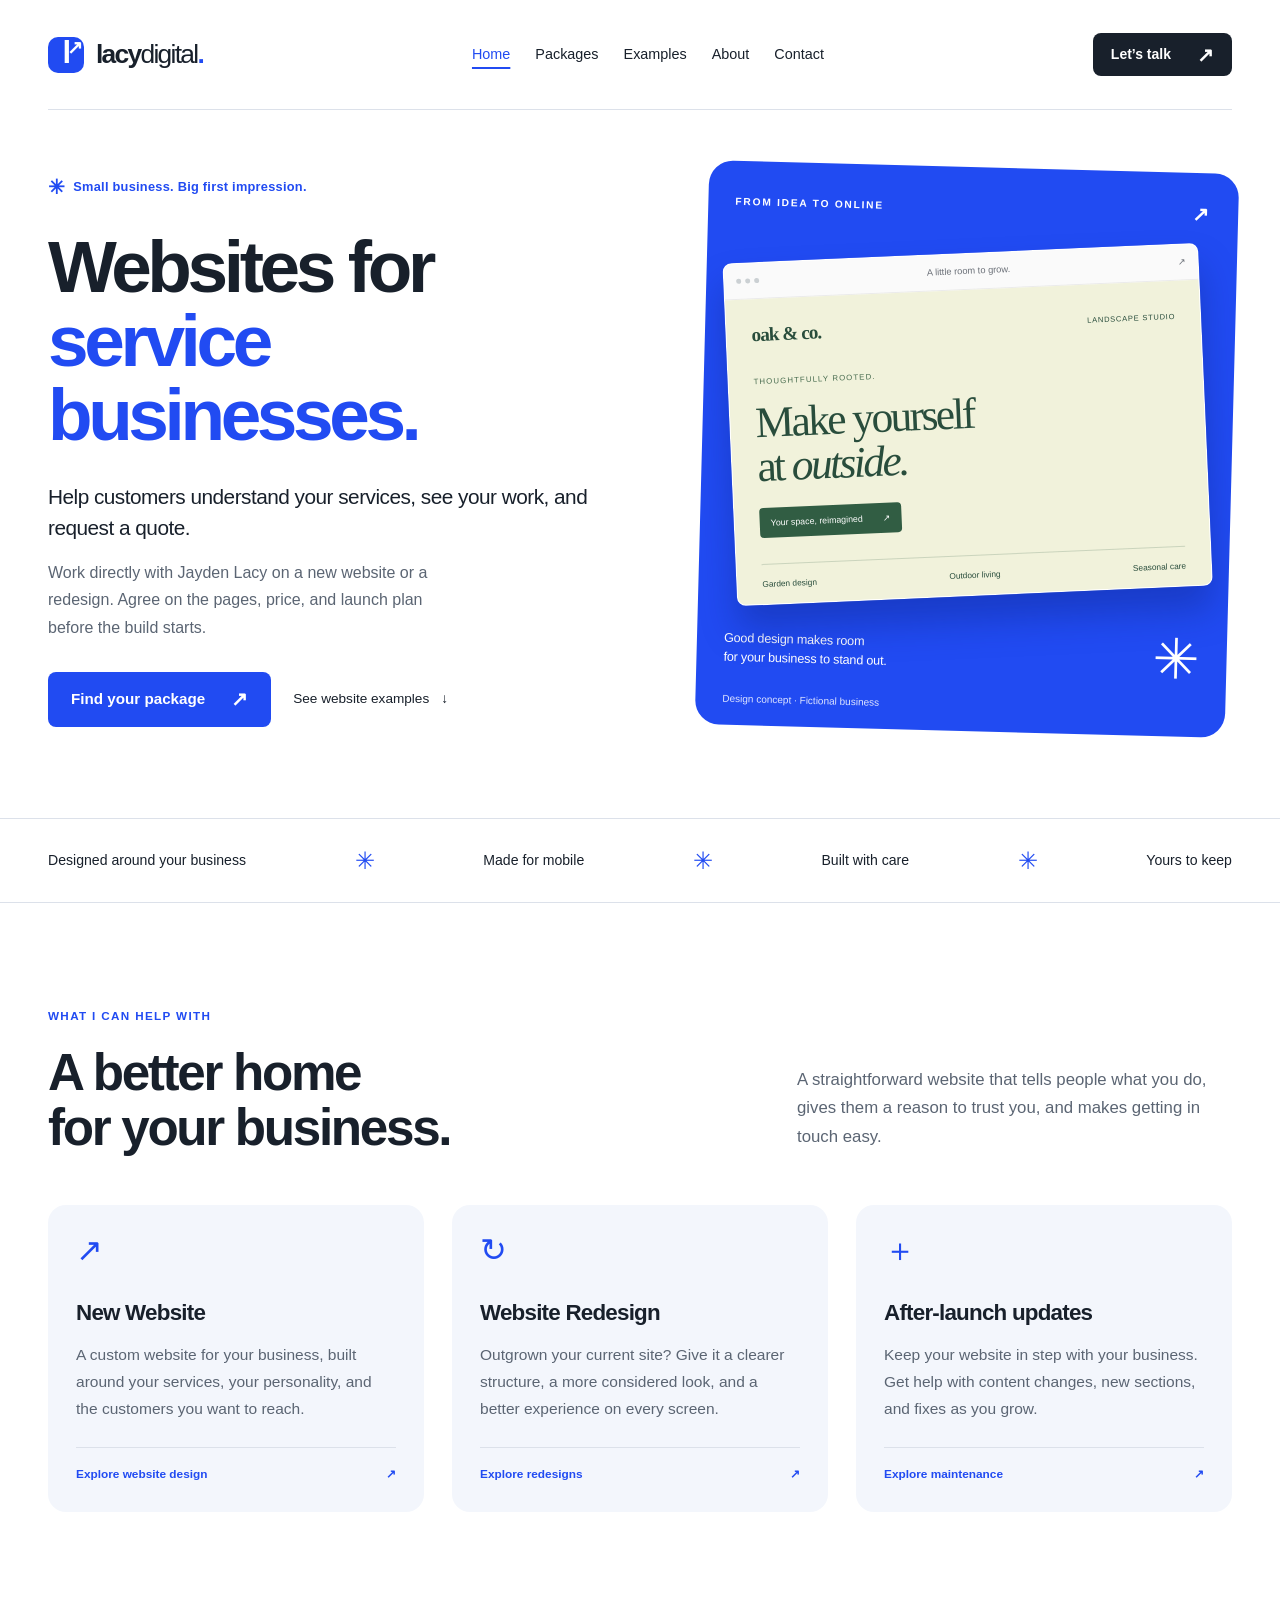
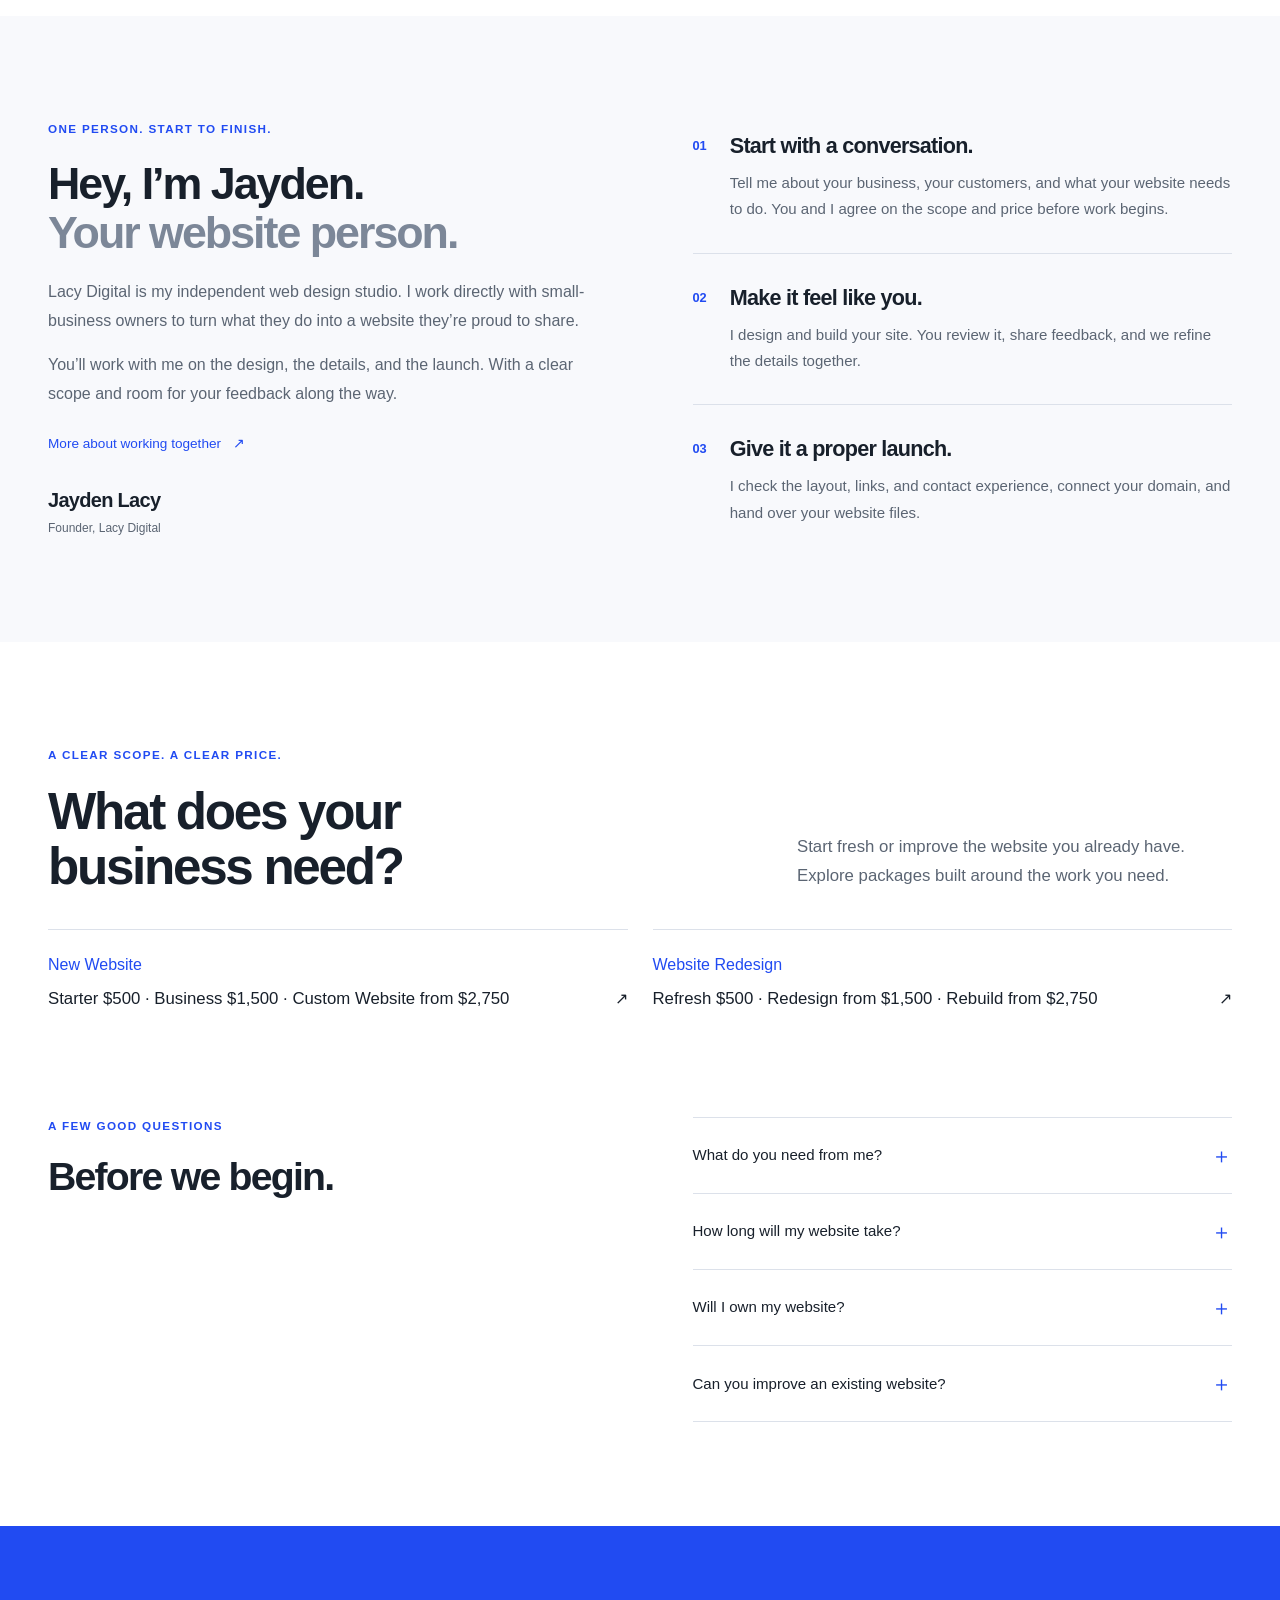
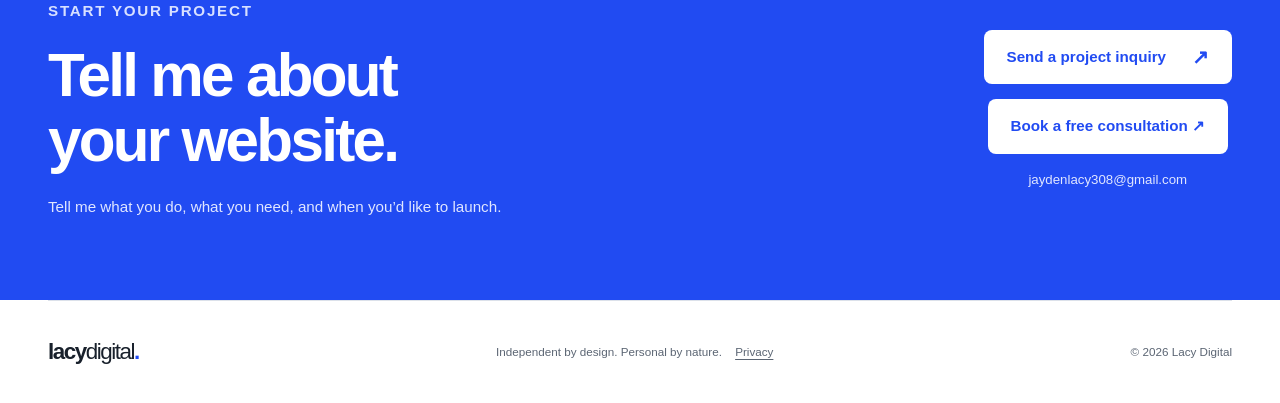
<file: index.html>
<!doctype html>
<html lang="en">
  <head>
    <meta charset="utf-8" />
    <meta name="viewport" content="width=device-width, initial-scale=1" />
    <meta name="theme-color" content="#214bf2" />
    <title>Lacy Digital — Thoughtful websites for small businesses</title>
    <meta
      name="description"
      content="Custom website design and development by Jayden Lacy. Clear, mobile-friendly websites for small businesses, with starter projects from $500."
    />
    <link
      rel="icon"
      href="data:image/svg+xml,%3Csvg xmlns='http://www.w3.org/2000/svg' viewBox='0 0 40 40'%3E%3Crect width='40' height='40' rx='10' fill='%23214bf2'/%3E%3Cpath d='M12 10v20h17v-6H18V10z' fill='white'/%3E%3C/svg%3E"
    />
    <link rel="stylesheet" href="styles.css?v=20260927-polish" />
  </head>
  <body class="page-index">
    <a class="skip-link" href="#main">Skip to content</a>
    <header class="site-header wrap">
      <a class="brand" href="index.html" aria-label="Lacy Digital home"
        ><span class="brand-icon" aria-hidden="true">l<span>↗</span></span
        >lacy<span class="brand-light">digital</span
        ><span class="brand-period">.</span></a
      >
      <nav aria-label="Main navigation">
        <a href="index.html" aria-current="page">Home</a
        ><a href="pricing.html">Packages</a><a href="examples.html">Examples</a
        ><a href="about.html">About</a><a href="contact.html">Contact</a>
      </nav>
      <a class="button button-small button-dark" href="contact.html"
        >Let’s talk <span aria-hidden="true">↗</span></a
      >
    </header>

    <main id="main">
      <section class="hero wrap" aria-labelledby="hero-title">
        <div class="hero-copy">
          <p class="eyebrow">
            <span class="tiny-mark" aria-hidden="true">✳</span> Small business.
            Big first impression.
          </p>
          <h1 id="hero-title">
            Websites for<br /><span>service businesses.</span>
          </h1>
          <p class="hero-description">
            Help customers understand your services, see your work, and request
            a quote.
          </p>
          <p class="hero-detail">
            Work directly with Jayden Lacy on a new website or a redesign. Agree
            on the pages, price, and launch plan before the build starts.
          </p>
          <div class="hero-actions">
            <a class="button button-blue" href="pricing.html"
              >Find your package <span aria-hidden="true">↗</span></a
            ><a class="text-link" href="examples.html"
              >See website examples <span aria-hidden="true">↓</span></a
            >
          </div>
        </div>
        <div
          class="studio-canvas"
          aria-label="An illustrative website design concept for a fictional landscaping business"
        >
          <div class="canvas-label">
            <span>FROM IDEA TO ONLINE</span><span aria-hidden="true">↗</span>
          </div>
          <div class="browser-card">
            <div class="browser-bar">
              <span class="window-dots" aria-hidden="true"
                ><i></i><i></i><i></i></span
              ><span>A little room to grow.</span
              ><span aria-hidden="true">↗</span>
            </div>
            <div class="concept-site">
              <div class="concept-nav">
                <strong>oak & co.</strong><span>LANDSCAPE STUDIO</span>
              </div>
              <div class="concept-hero">
                <p>THOUGHTFULLY ROOTED.</p>
                <h2>Make yourself<br />at <em>outside.</em></h2>
                <span class="concept-pill"
                  >Your space, reimagined
                  <span aria-hidden="true">↗</span></span
                >
              </div>
              <div class="concept-bottom">
                <span>Garden design</span><span>Outdoor living</span
                ><span>Seasonal care</span>
              </div>
            </div>
          </div>
          <div class="canvas-caption">
            <span
              >Good design makes room<br />for your business to stand out.</span
            ><span class="canvas-star" aria-hidden="true">✳</span>
          </div>
          <p class="concept-disclaimer">Design concept · Fictional business</p>
        </div>
      </section>

      <div class="principles-band">
        <div class="wrap principles">
          <span>Designed around your business</span
          ><span class="separator" aria-hidden="true">✳</span
          ><span>Made for mobile</span
          ><span class="separator" aria-hidden="true">✳</span
          ><span>Built with care</span
          ><span class="separator" aria-hidden="true">✳</span
          ><span>Yours to keep</span>
        </div>
      </div>

      <section id="services" class="section wrap">
        <div class="section-heading">
          <p class="eyebrow">WHAT I CAN HELP WITH</p>
          <h2>A better home<br />for your business.</h2>
          <p>
            A straightforward website that tells people what you do, gives them
            a reason to trust you, and makes getting in touch easy.
          </p>
        </div>
        <div class="services-grid">
          <article class="service">
            <div class="service-icon" aria-hidden="true">↗</div>
            <h3>New Website</h3>
            <p>
              A custom website for your business, built around your services,
              your personality, and the customers you want to reach.
            </p>
            <a
              class="service-note detail-link"
              href="services.html#new-websites"
              >Explore website design <span aria-hidden="true">↗</span></a
            >
          </article>
          <article class="service">
            <div class="service-icon" aria-hidden="true">↻</div>
            <h3>Website Redesign</h3>
            <p>
              Outgrown your current site? Give it a clearer structure, a more
              considered look, and a better experience on every screen.
            </p>
            <a class="service-note detail-link" href="services.html#redesigns"
              >Explore redesigns <span aria-hidden="true">↗</span></a
            >
          </article>
          <article class="service">
            <div class="service-icon" aria-hidden="true">＋</div>
            <h3>After-launch updates</h3>
            <p>
              Keep your website in step with your business. Get help with
              content changes, new sections, and fixes as you grow.
            </p>
            <a class="service-note detail-link" href="services.html#maintenance"
              >Explore maintenance <span aria-hidden="true">↗</span></a
            >
          </article>
        </div>
      </section>

      <section id="approach" class="approach section">
        <div class="wrap approach-layout">
          <div class="approach-intro">
            <p class="eyebrow">ONE PERSON. START TO FINISH.</p>
            <h2>Hey, I’m Jayden.<br /><span>Your website person.</span></h2>
            <p>
              Lacy Digital is my independent web design studio. I work directly
              with small-business owners to turn what they do into a website
              they’re proud to share.
            </p>
            <p>
              You’ll work with me on the design, the details, and the launch.
              With a clear scope and room for your feedback along the way.
            </p>
            <a class="text-link section-detail-link" href="about.html"
              >More about working together <span aria-hidden="true">↗</span></a
            >
            <div class="signature">
              Jayden Lacy <span>Founder, Lacy Digital</span>
            </div>
          </div>
          <ol class="steps">
            <li>
              <span class="step-number">01</span>
              <div>
                <h3>Start with a conversation.</h3>
                <p>
                  Tell me about your business, your customers, and what your
                  website needs to do. You and I agree on the scope and price
                  before work begins.
                </p>
              </div>
            </li>
            <li>
              <span class="step-number">02</span>
              <div>
                <h3>Make it feel like you.</h3>
                <p>
                  I design and build your site. You review it, share feedback,
                  and we refine the details together.
                </p>
              </div>
            </li>
            <li>
              <span class="step-number">03</span>
              <div>
                <h3>Give it a proper launch.</h3>
                <p>
                  I check the layout, links, and contact experience, connect
                  your domain, and hand over your website files.
                </p>
              </div>
            </li>
          </ol>
        </div>
      </section>

      <section id="pricing" class="section wrap">
        <div class="section-heading">
          <p class="eyebrow">A CLEAR SCOPE. A CLEAR PRICE.</p>
          <h2>What does your<br />business need?</h2>
          <p>
            Start fresh or improve the website you already have. Explore
            packages built around the work you need.
          </p>
        </div>
        <div class="home-tier-links pricing-paths">
          <a href="pricing.html?category=new"
            ><span>New Website</span
            ><strong
              >Starter $500 · Business $1,500 · Custom Website from
              $2,750</strong
            ><span aria-hidden="true">↗</span></a
          ><a href="pricing.html?category=existing"
            ><span>Website Redesign</span
            ><strong
              >Refresh $500 · Redesign from $1,500 · Rebuild from $2,750</strong
            ><span aria-hidden="true">↗</span></a
          >
        </div>
      </section>

      <section class="section wrap faq-layout" aria-labelledby="faq-title">
        <div>
          <p class="eyebrow">A FEW GOOD QUESTIONS</p>
          <h2 id="faq-title">Before we begin.</h2>
        </div>
        <div class="faqs">
          <details>
            <summary>
              What do you need from me?<span aria-hidden="true">＋</span>
            </summary>
            <p>
              Your business details, services, logo if you have one, and any
              photos or copy you’d like to use. I’ll work out what’s missing
              before the project starts.
            </p>
          </details>
          <details>
            <summary>
              How long will my website take?<span aria-hidden="true">＋</span>
            </summary>
            <p>
              I’ll agree on a timeline after reviewing the scope and your
              content. The schedule includes time for you to review the site and
              request revisions.
            </p>
          </details>
          <details>
            <summary>
              Will I own my website?<span aria-hidden="true">＋</span>
            </summary>
            <p>
              Yes. Once the project is paid in full, you receive your website
              files. Your domain and hosting should be in accounts you control.
              Any third-party assets remain subject to their own licenses.
            </p>
          </details>
          <details>
            <summary>
              Can you improve an existing website?<span aria-hidden="true"
                >＋</span
              >
            </summary>
            <p>
              Absolutely. Send the link and tell me what isn’t working for you.
              I’ll review the site and suggest a scope before quoting the work.
            </p>
          </details>
        </div>
      </section>

      <section id="contact" class="contact-section">
        <div class="wrap contact-layout">
          <div>
            <p class="eyebrow">START YOUR PROJECT</p>
            <h2>Tell me about<br />your website.</h2>
            <p>
              Tell me what you do, what you need, and when you’d like to launch.
            </p>
          </div>
          <div class="contact-action">
            <a class="button button-white" href="contact.html"
              >Send a project inquiry <span aria-hidden="true">↗</span></a
            ><a
              class="button button-white"
              href="https://calendar.app.google/GCGKV7UynxmS5RdNA"
              target="_blank"
              rel="noopener noreferrer"
              >Book a free consultation ↗</a
            ><a class="email-label" href="mailto:jaydenlacy308@gmail.com"
              >jaydenlacy308@gmail.com</a
            >
          </div>
        </div>
      </section>
    </main>
    <footer class="wrap footer">
      <a class="brand" href="index.html"
        >lacy<span class="brand-light">digital</span
        ><span class="brand-period">.</span></a
      >
      <p>
        Independent by design. Personal by nature.
        <a href="privacy.html">Privacy</a>
      </p>
      <span>© <span id="year">2026</span> Lacy Digital</span>
    </footer>
    <script src="site.js?v=20260928-contact"></script>
  </body>
</html>
</file>
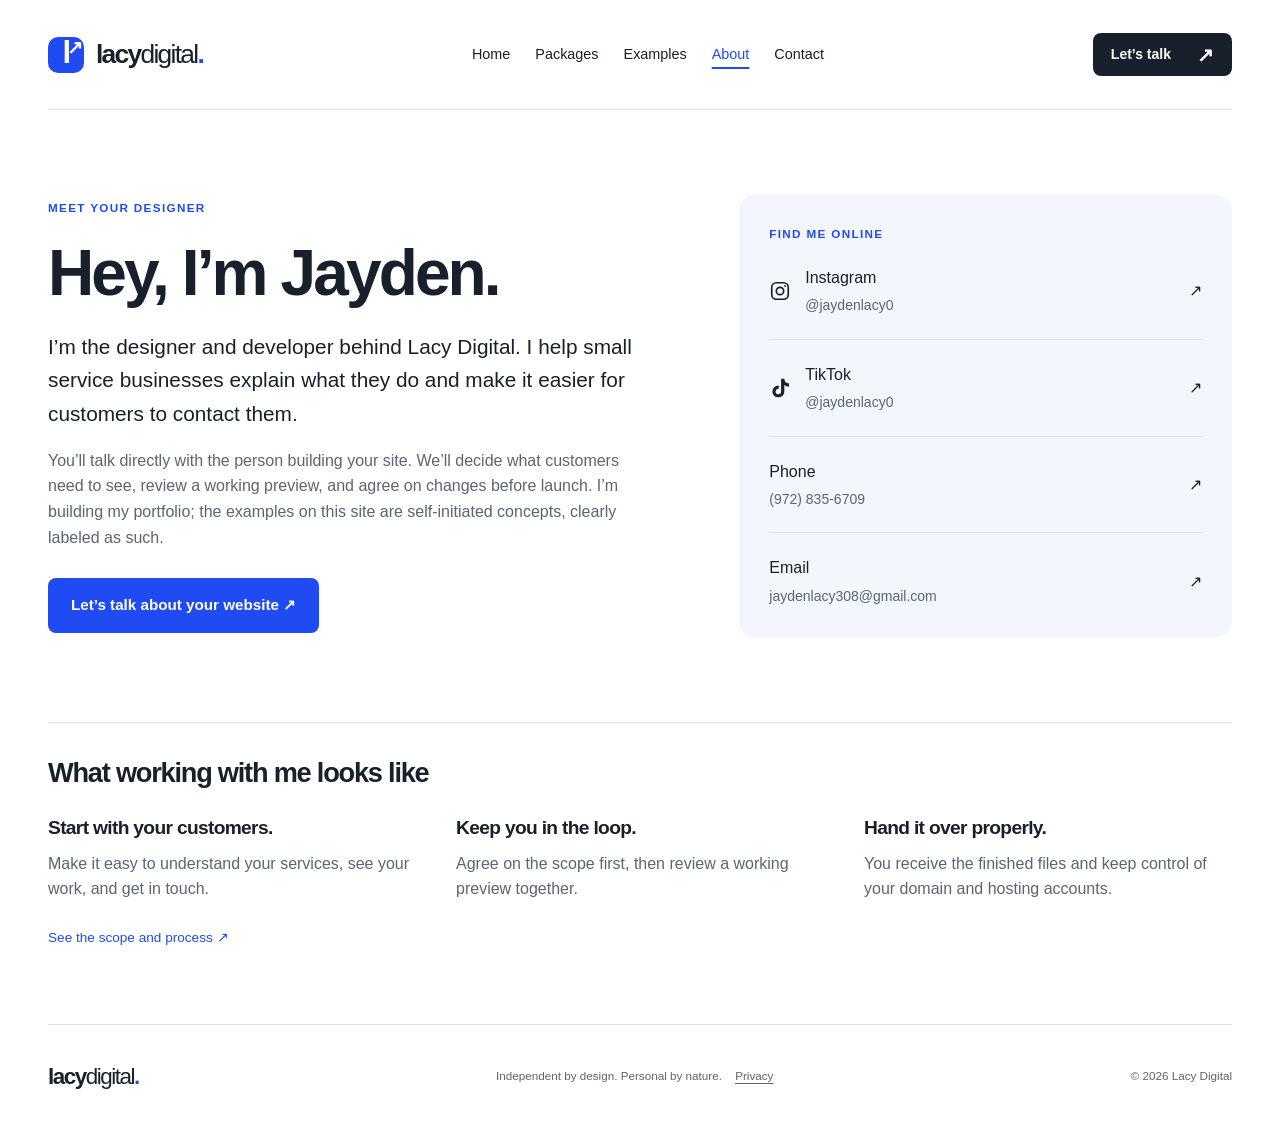
<file: about.html>
<!doctype html>
<html lang="en">
  <head>
    <meta charset="utf-8" />
    <meta name="viewport" content="width=device-width, initial-scale=1" />
    <meta name="theme-color" content="#214bf2" />
    <title>About Jayden | Lacy Digital</title>
    <meta
      name="description"
      content="Meet Jayden Lacy, the independent designer and developer behind Lacy Digital, and learn how your website project works."
    />
    <link
      rel="icon"
      href="data:image/svg+xml,%3Csvg xmlns='http://www.w3.org/2000/svg' viewBox='0 0 40 40'%3E%3Crect width='40' height='40' rx='10' fill='%23214bf2'/%3E%3Cpath d='M12 10v20h17v-6H18V10z' fill='white'/%3E%3C/svg%3E"
    />
    <link rel="stylesheet" href="styles.css?v=20260927-polish" />
  </head>
  <body class="page-about">
    <a class="skip-link" href="#main">Skip to content</a>
    <header class="site-header wrap">
      <a class="brand" href="index.html" aria-label="Lacy Digital home"
        ><span class="brand-icon" aria-hidden="true">l<span>↗</span></span
        >lacy<span class="brand-light">digital</span
        ><span class="brand-period">.</span></a
      >
      <nav aria-label="Main navigation">
        <a href="index.html">Home</a><a href="pricing.html">Packages</a
        ><a href="examples.html">Examples</a
        ><a href="about.html" aria-current="page">About</a
        ><a href="contact.html">Contact</a>
      </nav>
      <a class="button button-small button-dark" href="contact.html"
        >Let’s talk <span aria-hidden="true">↗</span></a
      >
    </header>
    <main id="main">
      <section class="wrap about-simple">
        <div>
          <p class="eyebrow">MEET YOUR DESIGNER</p>
          <h1>Hey, I’m Jayden.</h1>
          <p class="about-lead">
            I’m the designer and developer behind Lacy Digital. I help small
            service businesses explain what they do and make it easier for
            customers to contact them.
          </p>
          <p>
            You’ll talk directly with the person building your site. We’ll
            decide what customers need to see, review a working preview, and
            agree on changes before launch. I’m building my portfolio; the
            examples on this site are self-initiated concepts, clearly labeled
            as such.
          </p>
          <a class="button button-blue" href="contact.html"
            >Let’s talk about your website ↗</a
          >
        </div>
        <aside class="about-connect">
          <p class="eyebrow">FIND ME ONLINE</p>
          <a href="https://www.instagram.com/jaydenlacy0/" class="social-link"
            ><span class="social-label"
              ><img
                src="assets/instagram.svg"
                width="22"
                height="22"
                alt=""
              /><span>Instagram<small>@jaydenlacy0</small></span></span
            ><span aria-hidden="true">↗</span></a
          >
          <a href="https://www.tiktok.com/@jaydenlacy0" class="social-link"
            ><span class="social-label"
              ><img
                src="assets/tiktok.svg"
                width="22"
                height="22"
                alt=""
              /><span>TikTok<small>@jaydenlacy0</small></span></span
            ><span aria-hidden="true">↗</span></a
          >

          <a href="tel:+19728356709"
            ><span>Phone<small>(972) 835-6709</small></span
            ><span aria-hidden="true">↗</span></a
          ><a href="mailto:jaydenlacy308@gmail.com"
            ><span>Email<small>jaydenlacy308@gmail.com</small></span
            ><span aria-hidden="true">↗</span></a
          >
        </aside>
      </section>
      <section class="wrap about-working">
        <h2>What working with me looks like</h2>
        <div>
          <article>
            <h3>Start with your customers.</h3>
            <p>
              Make it easy to understand your services, see your work, and get
              in touch.
            </p>
          </article>
          <article>
            <h3>Keep you in the loop.</h3>
            <p>
              Agree on the scope first, then review a working preview together.
            </p>
          </article>
          <article>
            <h3>Hand it over properly.</h3>
            <p>
              You receive the finished files and keep control of your domain and
              hosting accounts.
            </p>
          </article>
        </div>
        <a class="text-link section-detail-link" href="services.html"
          >See the scope and process ↗</a
        >
      </section>
    </main>
    <footer class="wrap footer">
      <a class="brand" href="index.html"
        >lacy<span class="brand-light">digital</span
        ><span class="brand-period">.</span></a
      >
      <p>
        Independent by design. Personal by nature.
        <a href="privacy.html">Privacy</a>
      </p>
      <span>© <span id="year">2026</span> Lacy Digital</span>
    </footer>
    <script src="site.js?v=20260928-contact"></script>
  </body>
</html>
</file>
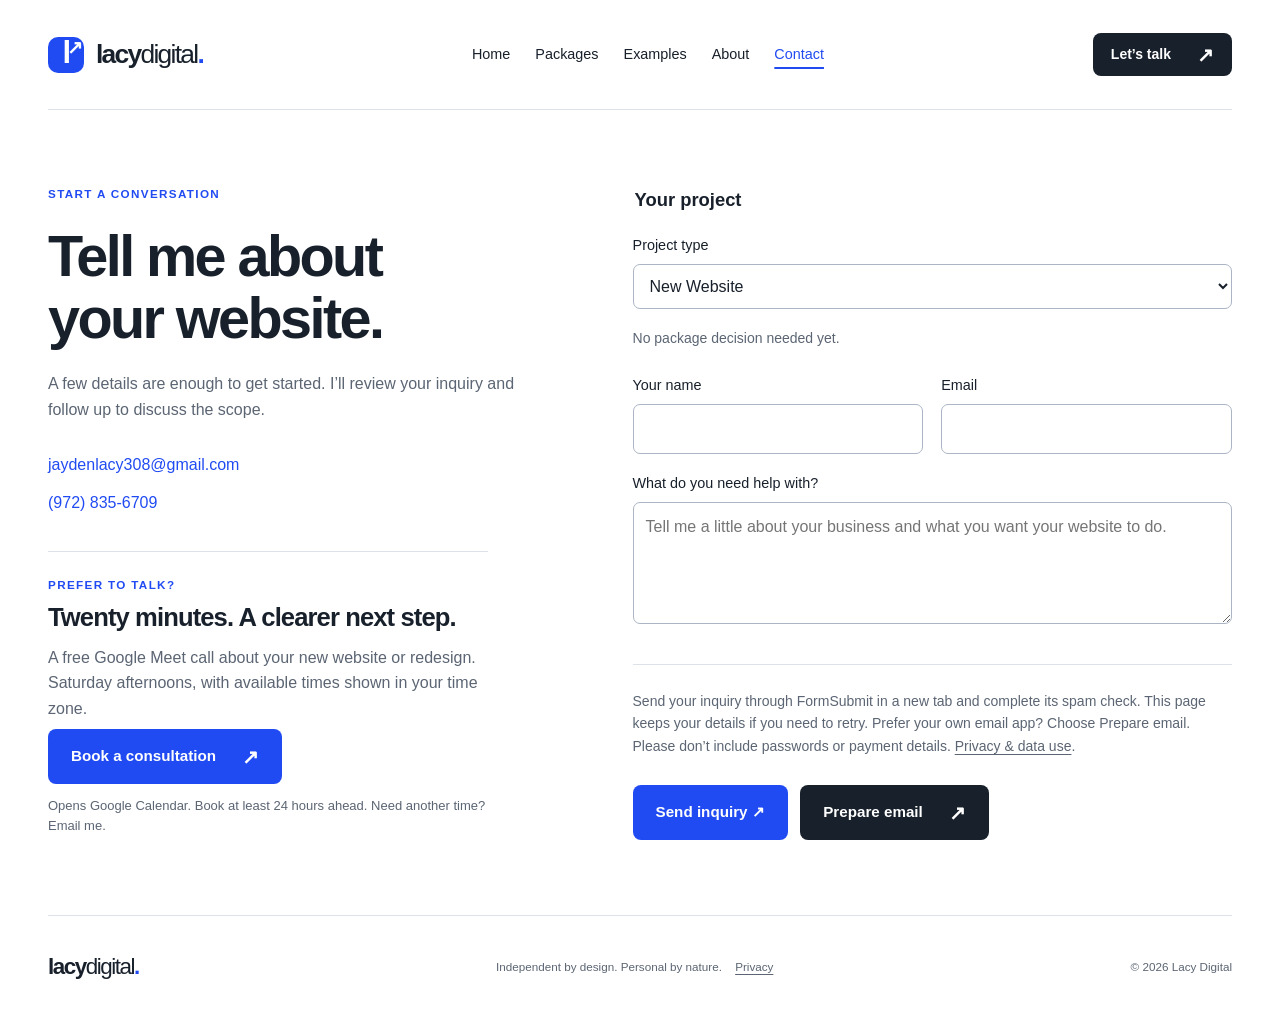
<file: contact.html>
<!doctype html>
<html lang="en">
  <head>
    <meta charset="utf-8" />
    <meta name="viewport" content="width=device-width, initial-scale=1" />
    <meta name="theme-color" content="#214bf2" />
    <title>Contact Jayden | Lacy Digital</title>
    <meta
      name="description"
      content="Discuss your new website or redesign with Jayden Lacy. Select a package and send a website inquiry, or contact Jayden directly."
    />
    <link
      rel="icon"
      href="data:image/svg+xml,%3Csvg xmlns='http://www.w3.org/2000/svg' viewBox='0 0 40 40'%3E%3Crect width='40' height='40' rx='10' fill='%23214bf2'/%3E%3Cpath d='M12 10v20h17v-6H18V10z' fill='white'/%3E%3C/svg%3E"
    />
    <link rel="stylesheet" href="styles.css?v=20260928-booking" />
  </head>
  <body class="page-contact">
    <a class="skip-link" href="#main">Skip to content</a>
    <header class="site-header wrap">
      <a class="brand" href="index.html" aria-label="Lacy Digital home"
        ><span class="brand-icon" aria-hidden="true">l<span>↗</span></span
        >lacy<span class="brand-light">digital</span
        ><span class="brand-period">.</span></a
      >
      <nav aria-label="Main navigation">
        <a href="index.html">Home</a><a href="pricing.html">Packages</a
        ><a href="examples.html">Examples</a><a href="about.html">About</a
        ><a href="contact.html" aria-current="page">Contact</a>
      </nav>
      <a class="button button-small button-dark" href="contact.html"
        >Let’s talk <span aria-hidden="true">↗</span></a
      >
    </header>
    <main id="main">
      <section class="wrap inquiry-page">
        <header class="inquiry-heading">
          <p class="eyebrow">START A CONVERSATION</p>
          <h1>Tell me about<br />your website.</h1>
          <p>
            A few details are enough to get started. I’ll review your inquiry
            and follow up to discuss the scope.
          </p>
          <div class="direct-contact">
            <a href="mailto:jaydenlacy308@gmail.com">jaydenlacy308@gmail.com</a
            ><a href="tel:+19728356709">(972) 835-6709</a>
          </div>
          <section class="consultation-note" aria-labelledby="consultation-title">
            <p class="eyebrow">PREFER TO TALK?</p>
            <h2 id="consultation-title">Twenty minutes. A clearer next step.</h2>
            <p>A free Google Meet call about your new website or redesign.
              Saturday afternoons, with available times shown in your time zone.</p>
            <a class="button button-blue" href="https://calendar.app.google/GCGKV7UynxmS5RdNA" target="_blank" rel="noopener noreferrer">Book a consultation <span aria-hidden="true">↗</span></a>
            <p class="booking-caption">Opens Google Calendar. Book at least 24 hours ahead.
              Need another time? Email me.</p>
          </section>
        </header>
        <div>
          <form
            id="inquiry-form"
            action="https://formsubmit.co/jaydenlacy308@gmail.com"
            method="POST"
            target="_blank"
            rel="noopener"
          >
            <input
              type="hidden"
              name="_subject"
              value="Lacy Digital — website inquiry"
            />
            <input
              type="hidden"
              name="_next"
              value="https://lacydigital.org/thanks.html"
            />
            <input type="hidden" name="_template" value="table" />
            <div class="form-trap" aria-hidden="true">
              <label for="company-site">Leave this empty</label
              ><input
                id="company-site"
                name="_honey"
                type="text"
                tabindex="-1"
                autocomplete="off"
              />
            </div>
            <fieldset>
              <legend>Your project</legend>
              <div class="form-field">
                <label for="category">Project type</label
                ><select id="category" name="category">
                  <option value="new">New Website</option>
                  <option value="existing">Website Redesign</option>
                </select>
              </div>
              <input id="package" name="package" type="hidden" value="custom" />
              <p id="selected-package" class="selection-caption"></p>
              <div class="form-row">
                <div class="form-field">
                  <label for="name">Your name</label
                  ><input
                    id="name"
                    name="name"
                    autocomplete="name"
                    required
                    maxlength="150"
                  />
                </div>
                <div class="form-field">
                  <label for="email">Email</label
                  ><input
                    type="email"
                    id="email"
                    name="email"
                    autocomplete="email"
                    required
                    maxlength="250"
                  />
                </div>
              </div>
              <div class="form-field">
                <label for="message">What do you need help with?</label
                ><textarea
                  id="message"
                  name="message"
                  required
                  rows="4"
                  maxlength="2000"
                  placeholder="Tell me a little about your business and what you want your website to do."
                ></textarea>
              </div>
              <div class="form-field" id="website-field" hidden>
                <label for="website"
                  >Current website <span>(optional)</span></label
                ><input
                  type="url"
                  id="website"
                  name="website"
                  maxlength="250"
                  placeholder="https://yourbusiness.com"
                  disabled
                />
              </div>
            </fieldset>
            <p class="form-explanation">
              Send your inquiry through FormSubmit in a new tab and complete its
              spam check. This page keeps your details if you need to retry.
              Prefer your own email app? Choose Prepare email. Please don’t
              include passwords or payment details.
              <a href="privacy.html">Privacy &amp; data use</a>.
            </p>
            <button class="button button-blue" id="send-inquiry" type="submit">
              Send inquiry ↗
            </button>
            <button class="button button-dark" id="prepare-email" type="submit">
              Prepare email <span aria-hidden="true">↗</span>
            </button>
            <p id="submission-status" role="status" aria-live="polite"></p>
          </form>
          <section
            id="email-preview"
            class="email-preview"
            hidden
            aria-labelledby="email-preview-title"
          >
            <h2 id="email-preview-title" tabindex="-1">
              Your inquiry is ready to send.
            </h2>
            <p>
              Nothing has been sent. Open the draft in your email app and press
              Send, or copy the summary into an email to
              <a href="mailto:jaydenlacy308@gmail.com"
                >jaydenlacy308@gmail.com</a
              >.
            </p>
            <label for="inquiry-summary">Inquiry summary</label
            ><textarea id="inquiry-summary" rows="12" readonly></textarea>
            <div class="email-actions">
              <a id="open-email" class="button button-blue"
                >Open email app ↗</a
              ><a
                id="open-gmail"
                class="button button-dark"
                target="_blank"
                rel="noopener noreferrer"
                >Open Gmail ↗</a
              ><button
                id="copy-inquiry"
                class="button button-dark"
                type="button"
              >
                Copy summary
              </button>
            </div>
            <p id="copy-status" role="status"></p>
          </section>
          <noscript
            ><p>
              Without JavaScript, use the form for a general inquiry or email
              <a href="mailto:jaydenlacy308@gmail.com"
                >jaydenlacy308@gmail.com</a
              >
              with your business name, project type, and timeline instead.
            </p></noscript
          >
        </div>
      </section>
    </main>
    <footer class="wrap footer">
      <a class="brand" href="index.html"
        >lacy<span class="brand-light">digital</span
        ><span class="brand-period">.</span></a
      >
      <p>
        Independent by design. Personal by nature.
        <a href="privacy.html">Privacy</a>
      </p>
      <span>© <span id="year">2026</span> Lacy Digital</span>
    </footer>
    <script src="packages.js?v=20260928-contact"></script>
    <script src="site.js?v=20260928-contact"></script>
  </body>
</html>
</file>
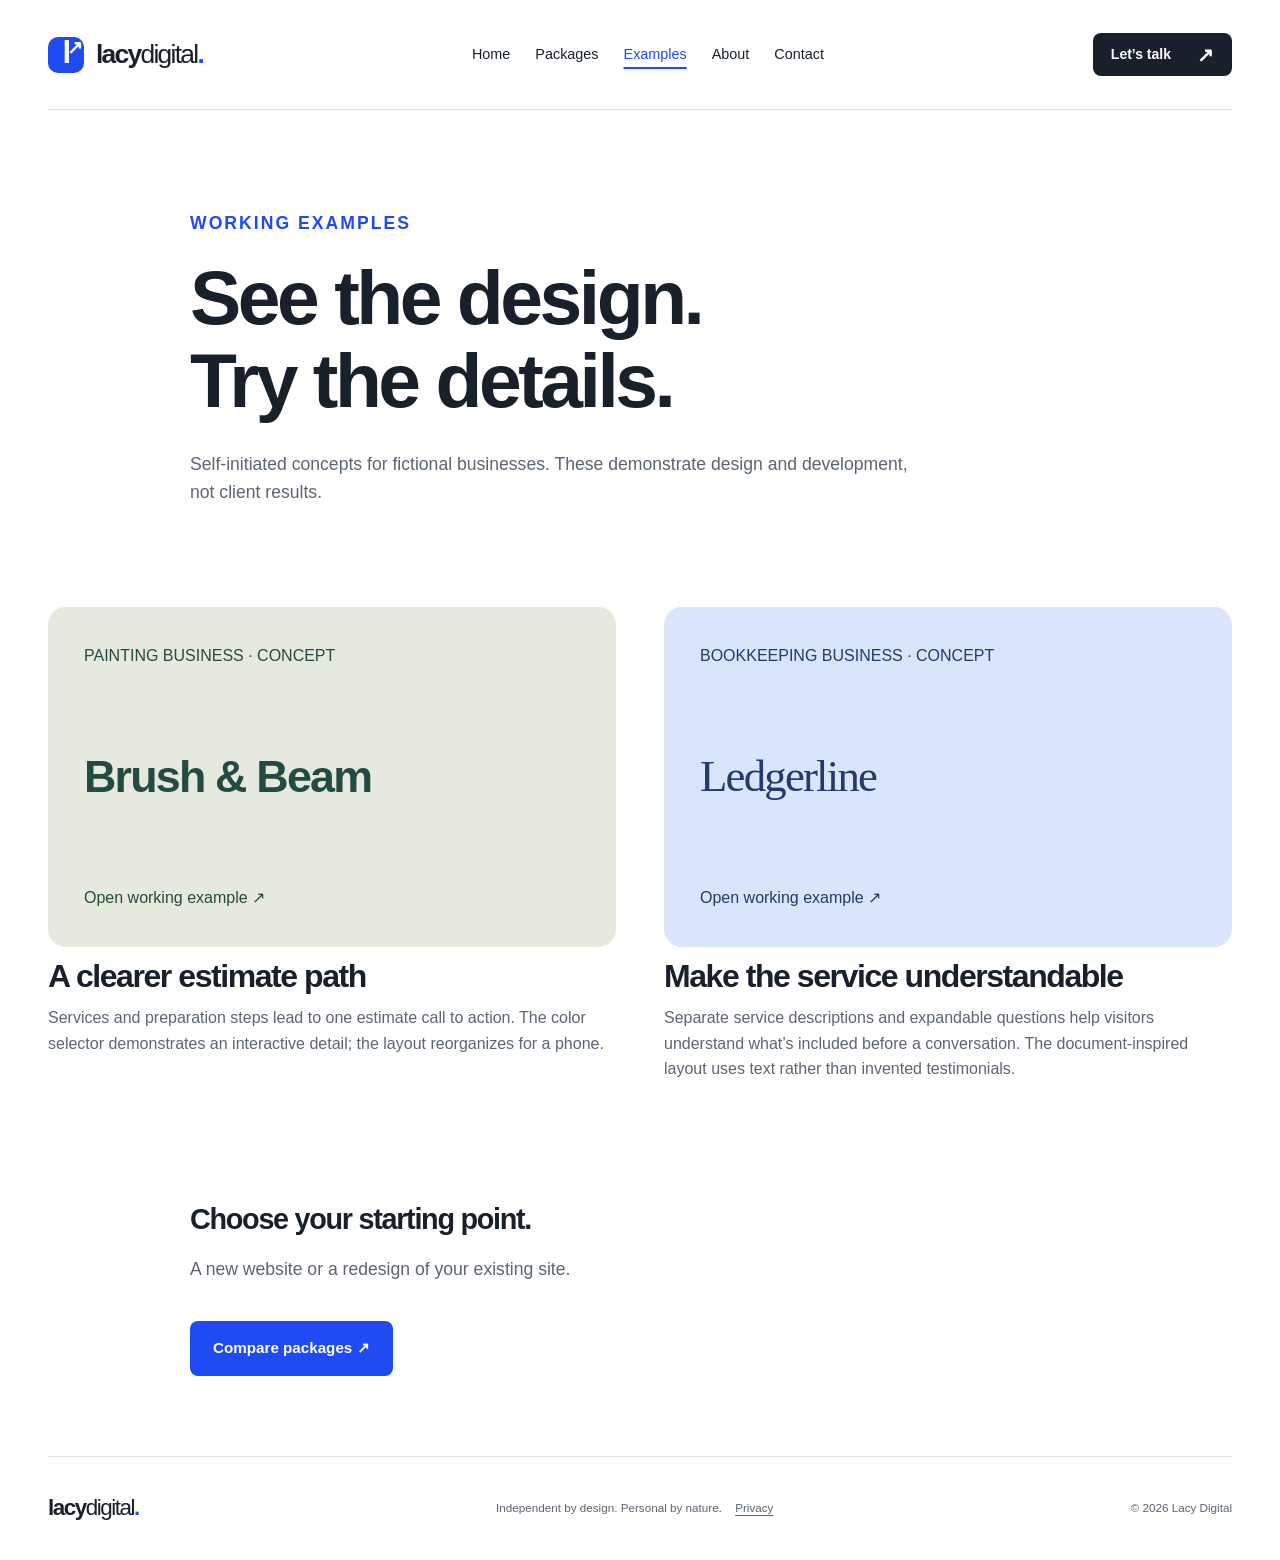
<file: examples.html>
<!doctype html>
<html lang="en">
  <head>
    <meta charset="utf-8" />
    <meta name="viewport" content="width=device-width, initial-scale=1" />
    <meta name="theme-color" content="#214bf2" />
    <title>Website examples | Lacy Digital</title>
    <meta
      name="description"
      content="Explore working website concepts for service businesses, with design decisions explained."
    />
    <link
      rel="icon"
      href="data:image/svg+xml,%3Csvg xmlns='http://www.w3.org/2000/svg' viewBox='0 0 40 40'%3E%3Crect width='40' height='40' rx='10' fill='%23214bf2'/%3E%3Cpath d='M12 10v20h17v-6H18V10z' fill='white'/%3E%3C/svg%3E"
    />
    <link rel="stylesheet" href="styles.css?v=20260927-polish" />
  </head>
  <body class="page-info">
    <a class="skip-link" href="#main">Skip to content</a>
    <header class="site-header wrap">
      <a class="brand" href="index.html" aria-label="Lacy Digital home"
        ><span class="brand-icon" aria-hidden="true">l<span>↗</span></span
        >lacy<span class="brand-light">digital</span
        ><span class="brand-period">.</span></a
      >
      <nav aria-label="Main navigation">
        <a href="index.html">Home</a><a href="pricing.html">Packages</a
        ><a href="examples.html" aria-current="page">Examples</a
        ><a href="about.html">About</a><a href="contact.html">Contact</a>
      </nav>
      <a class="button button-small button-dark" href="contact.html"
        >Let’s talk <span aria-hidden="true">↗</span></a
      >
    </header>
    <main id="main">
      <section class="wrap info-page">
        <p class="eyebrow">WORKING EXAMPLES</p>
        <h1>See the design.<br />Try the details.</h1>
        <p>
          Self-initiated concepts for fictional businesses. These demonstrate
          design and development, not client results.
        </p>
      </section>
      <section class="wrap work-grid">
        <article>
          <a class="work-preview paint-preview" href="demos/brush-and-beam.html"
            ><span>PAINTING BUSINESS · CONCEPT</span
            ><strong>Brush &amp; Beam</strong
            ><span>Open working example ↗</span></a
          >
          <h2>A clearer estimate path</h2>
          <p>
            Services and preparation steps lead to one estimate call to action.
            The color selector demonstrates an interactive detail; the layout
            reorganizes for a phone.
          </p>
        </article>
        <article>
          <a class="work-preview ledger-preview" href="demos/ledgerline.html"
            ><span>BOOKKEEPING BUSINESS · CONCEPT</span
            ><strong>Ledgerline</strong><span>Open working example ↗</span></a
          >
          <h2>Make the service understandable</h2>
          <p>
            Separate service descriptions and expandable questions help visitors
            understand what’s included before a conversation. The
            document-inspired layout uses text rather than invented
            testimonials.
          </p>
        </article>
      </section>
      <section class="wrap info-page">
        <h2>Choose your starting point.</h2>
        <p>A new website or a redesign of your existing site.</p>
        <a class="button button-blue" href="pricing.html"
          >Compare packages ↗</a
        >
      </section>
    </main>
    <footer class="wrap footer">
      <a class="brand" href="index.html"
        >lacy<span class="brand-light">digital</span
        ><span class="brand-period">.</span></a
      >
      <p>
        Independent by design. Personal by nature.
        <a href="privacy.html">Privacy</a>
      </p>
      <span>© <span id="year">2026</span> Lacy Digital</span>
    </footer>
    <script src="site.js?v=20260928-contact"></script>
  </body>
</html>
</file>
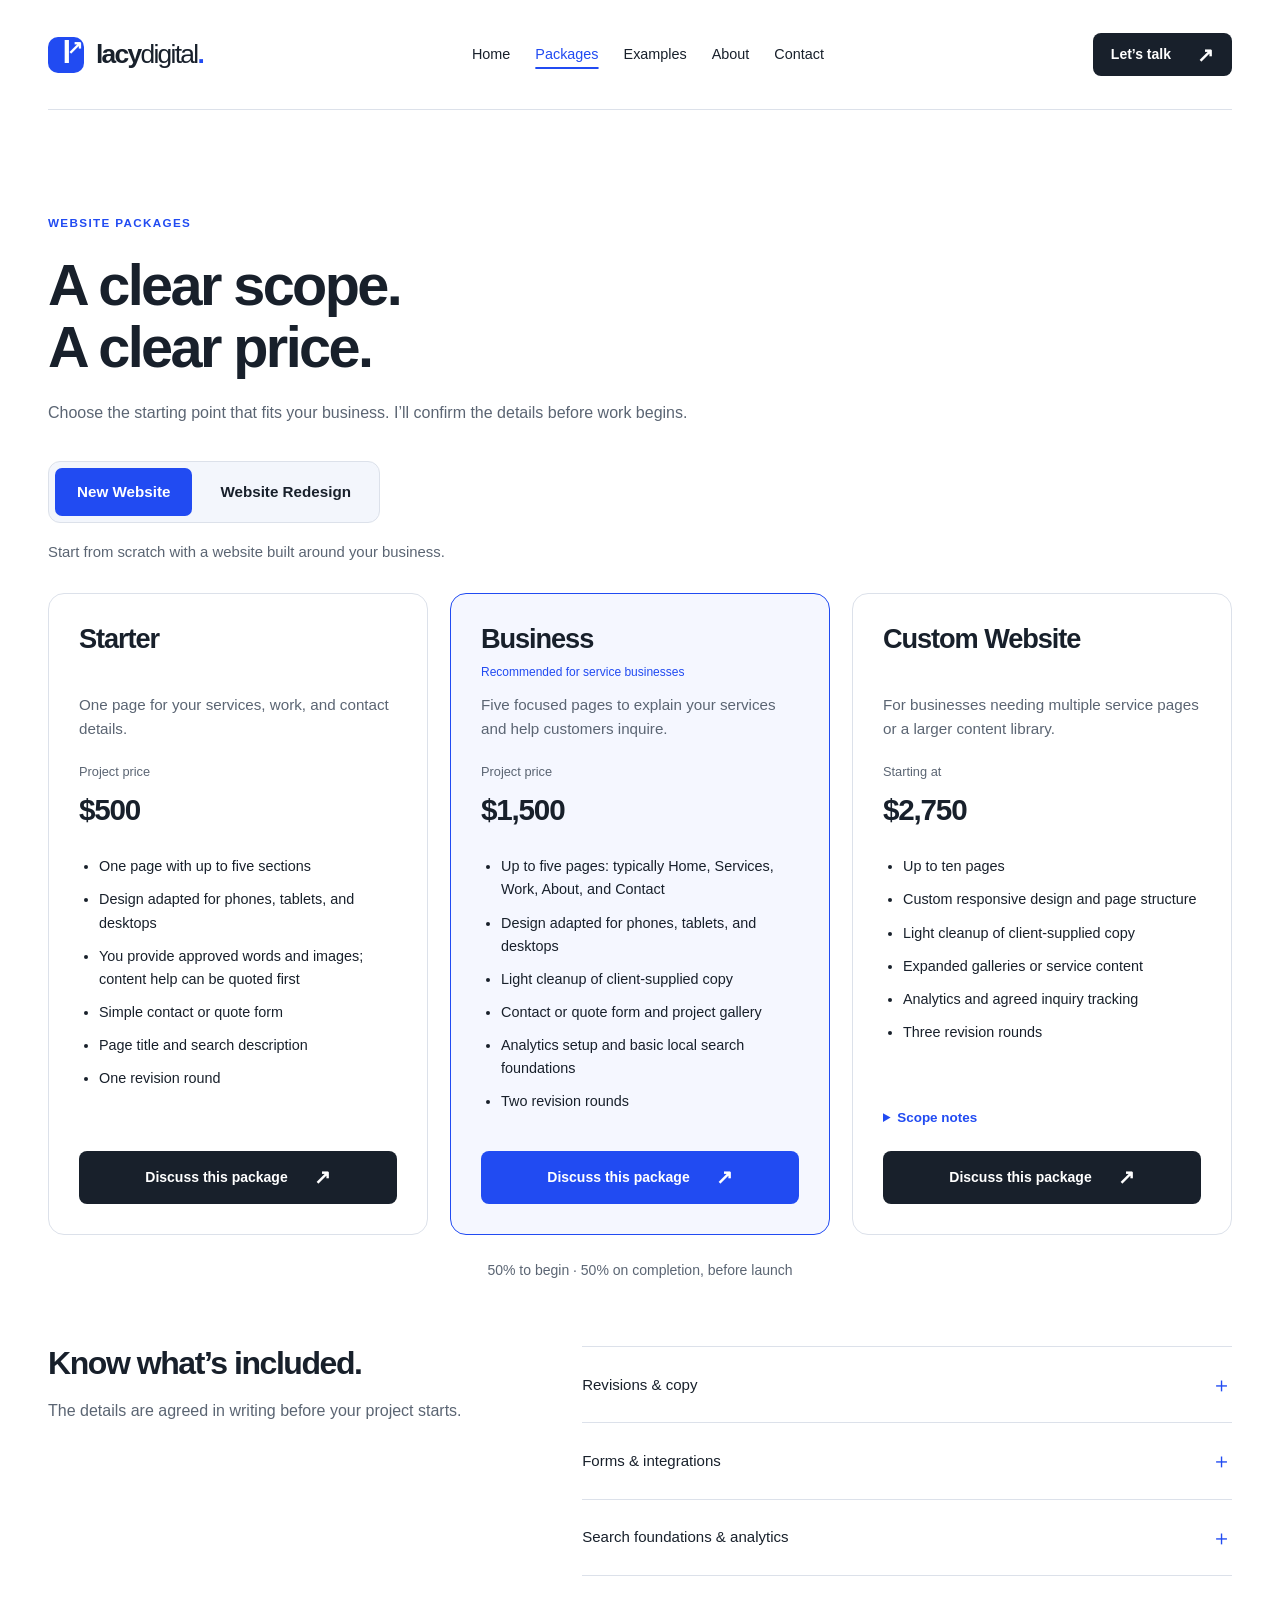
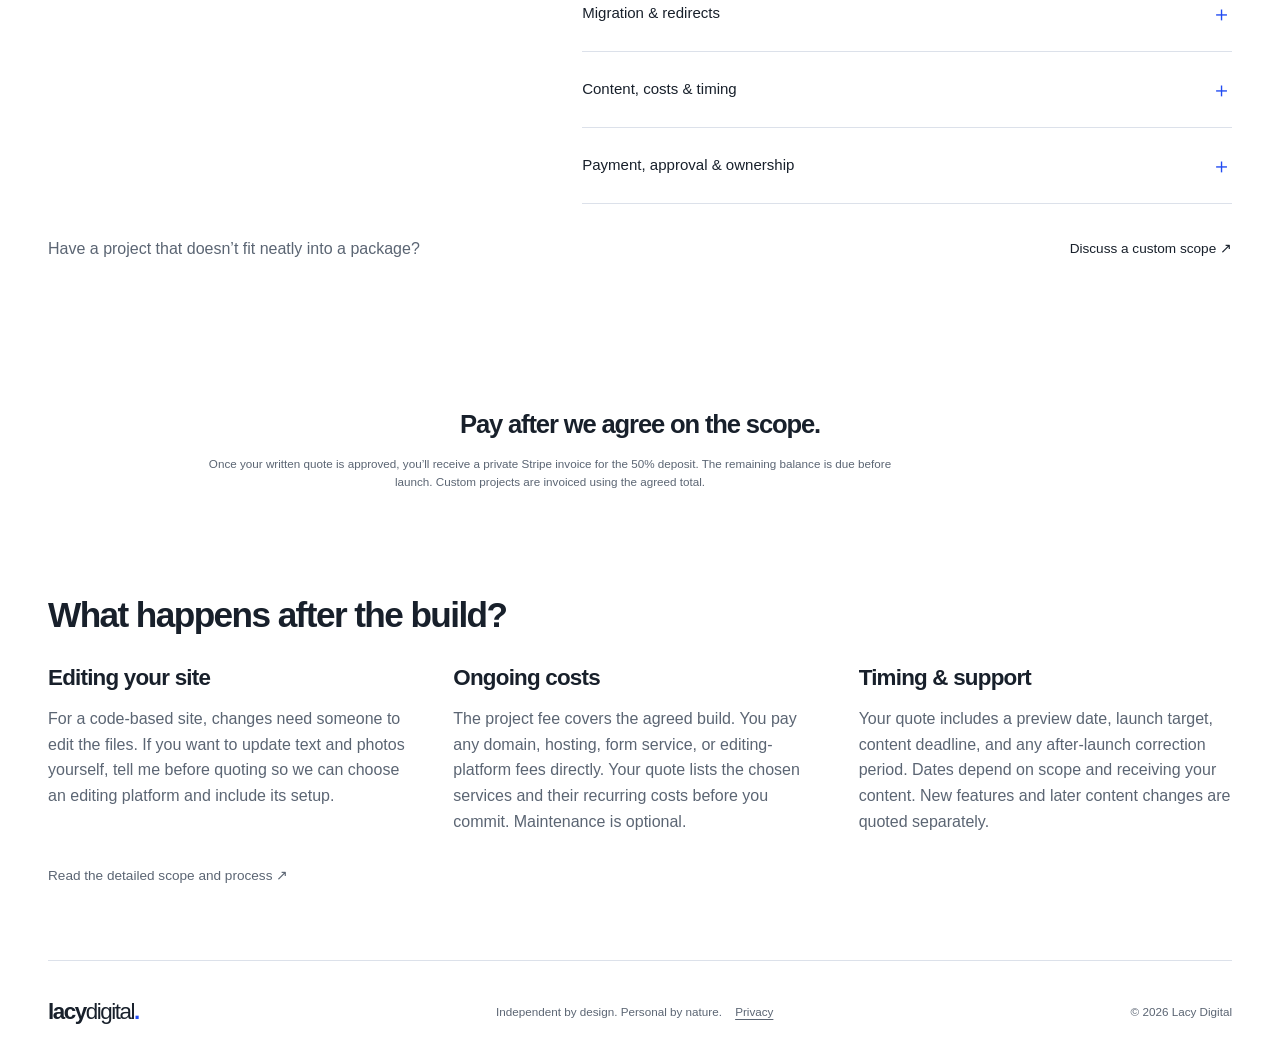
<file: pricing.html>
<!doctype html>
<html lang="en">
  <head>
    <meta charset="utf-8" />
    <meta name="viewport" content="width=device-width, initial-scale=1" />
    <meta name="theme-color" content="#214bf2" />
    <title>Website pricing | Lacy Digital</title>
    <meta
      name="description"
      content="New websites from $500 and focused redesigns from $500. Compare clearly scoped packages, revisions, and project terms from Lacy Digital."
    />
    <link
      rel="icon"
      href="data:image/svg+xml,%3Csvg xmlns='http://www.w3.org/2000/svg' viewBox='0 0 40 40'%3E%3Crect width='40' height='40' rx='10' fill='%23214bf2'/%3E%3Cpath d='M12 10v20h17v-6H18V10z' fill='white'/%3E%3C/svg%3E"
    />
    <link rel="stylesheet" href="styles.css?v=20260927-polish" />
  </head>
  <body class="page-pricing">
    <a class="skip-link" href="#main">Skip to content</a>
    <header class="site-header wrap">
      <a class="brand" href="index.html" aria-label="Lacy Digital home"
        ><span class="brand-icon" aria-hidden="true">l<span>↗</span></span
        >lacy<span class="brand-light">digital</span
        ><span class="brand-period">.</span></a
      >
      <nav aria-label="Main navigation">
        <a href="index.html">Home</a
        ><a href="pricing.html" aria-current="page">Packages</a
        ><a href="examples.html">Examples</a><a href="about.html">About</a
        ><a href="contact.html">Contact</a>
      </nav>
      <a class="button button-small button-dark" href="contact.html"
        >Let’s talk <span aria-hidden="true">↗</span></a
      >
    </header>
    <main id="main">
      <section class="section wrap package-page">
        <header class="package-heading">
          <p class="eyebrow">WEBSITE PACKAGES</p>
          <h1>A clear scope.<br />A clear price.</h1>
          <p>
            Choose the starting point that fits your business. I’ll confirm the
            details before work begins.
          </p>
        </header>
        <nav class="category-switch" aria-label="Website project type">
          <a
            href="pricing.html?category=new"
            data-category="new"
            aria-current="true"
            >New Website</a
          ><a href="pricing.html?category=existing" data-category="existing"
            >Website Redesign</a
          >
        </nav>
        <p id="category-description" class="category-description">
          Start from scratch with a website built around your business.
        </p>
        <section
          id="packages-new"
          class="tier-grid package-grid"
          aria-label="New website packages"
        >
          <article class="tier">
            <h2>Starter</h2>
            <p class="package-badge"></p>
            <p class="package-summary">
              One page for your services, work, and contact details.
            </p>
            <p class="tier-price"><span>Project price</span>$500</p>
            <ul>
              <li>One page with up to five sections</li>
              <li>Design adapted for phones, tablets, and desktops</li>
              <li>
                You provide approved words and images; content help can be
                quoted first
              </li>
              <li>Simple contact or quote form</li>
              <li>Page title and search description</li>
              <li>One revision round</li>
            </ul>
            <a
              class="button button-dark"
              href="contact.html?category=new&amp;package=starter"
              aria-label="Discuss this package: Starter"
              >Discuss this package <span aria-hidden="true">↗</span></a
            >
          </article>
          <article class="tier tier-featured">
            <h2>Business</h2>
            <p class="package-badge">Recommended for service businesses</p>
            <p class="package-summary">
              Five focused pages to explain your services and help customers
              inquire.
            </p>
            <p class="tier-price"><span>Project price</span>$1,500</p>
            <ul>
              <li>
                Up to five pages: typically Home, Services, Work, About, and
                Contact
              </li>
              <li>Design adapted for phones, tablets, and desktops</li>
              <li>Light cleanup of client-supplied copy</li>
              <li>Contact or quote form and project gallery</li>
              <li>Analytics setup and basic local search foundations</li>
              <li>Two revision rounds</li>
            </ul>
            <a
              class="button button-blue"
              href="contact.html?category=new&amp;package=business"
              aria-label="Discuss this package: Business"
              >Discuss this package <span aria-hidden="true">↗</span></a
            >
          </article>
          <article class="tier">
            <h2>Custom Website</h2>
            <p class="package-badge"></p>
            <p class="package-summary">
              For businesses needing multiple service pages or a larger content
              library.
            </p>
            <p class="tier-price"><span>Starting at</span>$2,750</p>
            <ul>
              <li>Up to ten pages</li>
              <li>Custom responsive design and page structure</li>
              <li>Light cleanup of client-supplied copy</li>
              <li>Expanded galleries or service content</li>
              <li>Analytics and agreed inquiry tracking</li>
              <li>Three revision rounds</li>
            </ul>
            <details class="package-note">
              <summary>Scope notes</summary>
              <p>
                Booking, CRM, and other integrations are assessed and priced
                individually before the quote is finalized.
              </p>
            </details>
            <a
              class="button button-dark"
              href="contact.html?category=new&amp;package=growth"
              aria-label="Discuss this package: Custom Website"
              >Discuss this package <span aria-hidden="true">↗</span></a
            >
          </article>
        </section>
        <section
          id="packages-existing"
          class="tier-grid package-grid"
          aria-label="Website redesign packages"
          hidden
        >
          <article class="tier">
            <h2>Refresh</h2>
            <p class="package-badge"></p>
            <p class="package-summary">
              A focused update to one existing homepage.
            </p>
            <p class="tier-price"><span>Project price</span>$500</p>
            <ul>
              <li>Typography, colors, spacing, and layout improvements</li>
              <li>Mobile layout improvements</li>
              <li>Clearer contact buttons and calls to action</li>
              <li>Existing content reused</li>
              <li>One revision round</li>
            </ul>
            <details class="package-note">
              <summary>Scope notes</summary>
              <p>
                Eligibility: one homepage with reusable content. I must confirm
                that your platform and access support the work before accepting
                the project. Additional pages, platform migration, and new
                functionality are excluded.
              </p>
            </details>
            <a
              class="button button-dark"
              href="contact.html?category=existing&amp;package=refresh"
              aria-label="Discuss this package: Refresh"
              >Discuss this package <span aria-hidden="true">↗</span></a
            >
          </article>
          <article class="tier">
            <h2>Redesign</h2>
            <p class="package-badge"></p>
            <p class="package-summary">
              For a site whose core pages still fit, but whose design needs
              replacing.
            </p>
            <p class="tier-price"><span>Starting at</span>$1,500</p>
            <ul>
              <li>Responsive redesign and clearer navigation</li>
              <li>Light cleanup of supplied content</li>
              <li>Simple contact or quote form</li>
              <li>Content migration from agreed pages</li>
              <li>Analytics setup</li>
              <li>Existing URL review and agreed redirect plan</li>
              <li>Two revision rounds</li>
            </ul>
            <details class="package-note">
              <summary>Scope notes</summary>
              <p>
                The final quote follows a review of your current site, platform,
                content, and integrations.
              </p>
            </details>
            <a
              class="button button-dark"
              href="contact.html?category=existing&amp;package=redesign"
              aria-label="Discuss this package: Redesign"
              >Discuss this package <span aria-hidden="true">↗</span></a
            >
          </article>
          <article class="tier">
            <h2>Rebuild</h2>
            <p class="package-badge"></p>
            <p class="package-summary">
              For a site that needs a new structure or a replacement build.
            </p>
            <p class="tier-price"><span>Starting at</span>$2,750</p>
            <ul>
              <li>Design adapted for phones, tablets, and desktops</li>
              <li>Revised navigation and page structure</li>
              <li>Content migration from agreed pages</li>
              <li>Analytics and agreed inquiry tracking</li>
              <li>An agreed URL and redirect plan</li>
              <li>Three revision rounds</li>
            </ul>
            <details class="package-note">
              <summary>Scope notes</summary>
              <p>
                Platform migration, booking, CRM, and other integrations are
                assessed and priced before work begins.
              </p>
            </details>
            <a
              class="button button-dark"
              href="contact.html?category=existing&amp;package=rebuild"
              aria-label="Discuss this package: Rebuild"
              >Discuss this package <span aria-hidden="true">↗</span></a
            >
          </article>
        </section>
        <noscript
          ><p>
            Enable JavaScript to switch package categories, or
            <a href="mailto:jaydenlacy308@gmail.com"
              >email Jayden for the full package list</a
            >.
          </p></noscript
        >
        <p class="package-payment">
          50% to begin · 50% on completion, before launch
        </p>
        <div class="scope-layout">
          <div>
            <h2>Know what’s included.</h2>
            <p>The details are agreed in writing before your project starts.</p>
          </div>
          <div class="faqs">
            <details>
              <summary>
                Revisions & copy<span aria-hidden="true">＋</span>
              </summary>
              <p>
                A revision round is one consolidated feedback list within the
                agreed scope. New pages, features, or a new design direction
                need a separate quote. Light copy cleanup edits supplied text
                for clarity and consistency; writing the entire website is
                separate.
              </p>
            </details>
            <details>
              <summary>
                Forms & integrations<span aria-hidden="true">＋</span>
              </summary>
              <p>
                A simple form collects agreed inquiry fields and delivers them
                to an agreed destination. File uploads, conditional workflows,
                payments, and CRM automation require separate scoping.
              </p>
            </details>
            <details>
              <summary>
                Search foundations & analytics<span aria-hidden="true">＋</span>
              </summary>
              <p>
                Basic local search foundations cover descriptive titles,
                headings, service-area information, and consistent business
                contact details. Ongoing SEO campaigns and ranking guarantees
                are excluded. Analytics uses your accounts; tracking and consent
                requirements are assessed before activation.
              </p>
            </details>
            <details>
              <summary>
                Migration & redirects<span aria-hidden="true">＋</span>
              </summary>
              <p>
                Content migration covers specifically agreed pages and assets.
                Blogs, catalogs, customer records, and large libraries are
                separately scoped. Redirect implementation depends on the old
                and new platforms; feasibility is confirmed before work is
                promised.
              </p>
            </details>
            <details>
              <summary>
                Content, costs & timing<span aria-hidden="true">＋</span>
              </summary>
              <p>
                You supply accurate business information and content you have
                permission to use. Domain registration, paid hosting,
                subscriptions, photography, extensive copywriting, and
                additional features are separate. Pages, features, content
                responsibilities, revisions, timeline, and total price are
                confirmed in writing. Timing depends on scope and content
                readiness.
              </p>
            </details>
            <details>
              <summary>
                Payment, approval & ownership<span aria-hidden="true">＋</span>
              </summary>
              <p>
                Payment is 50% to begin and 50% on completion, before launch.
                You approve the finished site before it goes live. You control
                your domain and hosting accounts. Website files are handed over
                after full payment, subject to third-party licenses. Maintenance
                is optional and separately quoted.
              </p>
            </details>
          </div>
        </div>
        <div class="page-next">
          <p>Have a project that doesn’t fit neatly into a package?</p>
          <a class="text-link" href="contact.html">Discuss a custom scope ↗</a>
        </div>
      </section>
      <section class="wrap payment-note">
        <h2>Pay after we agree on the scope.</h2>
        <p>
          Once your written quote is approved, you’ll receive a private Stripe
          invoice for the 50% deposit. The remaining balance is due before
          launch. Custom projects are invoiced using the agreed total.
        </p>
      </section>
      <section class="wrap ownership-guide">
        <h2>What happens after the build?</h2>
        <div class="after-grid">
          <article>
            <h3>Editing your site</h3>
            <p>
              For a code-based site, changes need someone to edit the files. If
              you want to update text and photos yourself, tell me before
              quoting so we can choose an editing platform and include its
              setup.
            </p>
          </article>
          <article>
            <h3>Ongoing costs</h3>
            <p>
              The project fee covers the agreed build. You pay any domain,
              hosting, form service, or editing-platform fees directly. Your
              quote lists the chosen services and their recurring costs before
              you commit. Maintenance is optional.
            </p>
          </article>
          <article>
            <h3>Timing &amp; support</h3>
            <p>
              Your quote includes a preview date, launch target, content
              deadline, and any after-launch correction period. Dates depend on
              scope and receiving your content. New features and later content
              changes are quoted separately.
            </p>
          </article>
        </div>
        <p>
          <a class="text-link" href="services.html"
            >Read the detailed scope and process ↗</a
          >
        </p>
      </section>
    </main>
    <footer class="wrap footer">
      <a class="brand" href="index.html"
        >lacy<span class="brand-light">digital</span
        ><span class="brand-period">.</span></a
      >
      <p>
        Independent by design. Personal by nature.
        <a href="privacy.html">Privacy</a>
      </p>
      <span>© <span id="year">2026</span> Lacy Digital</span>
    </footer>
    <script src="packages.js?v=20260928-contact"></script>
    <script src="site.js?v=20260928-contact"></script>
  </body>
</html>
</file>
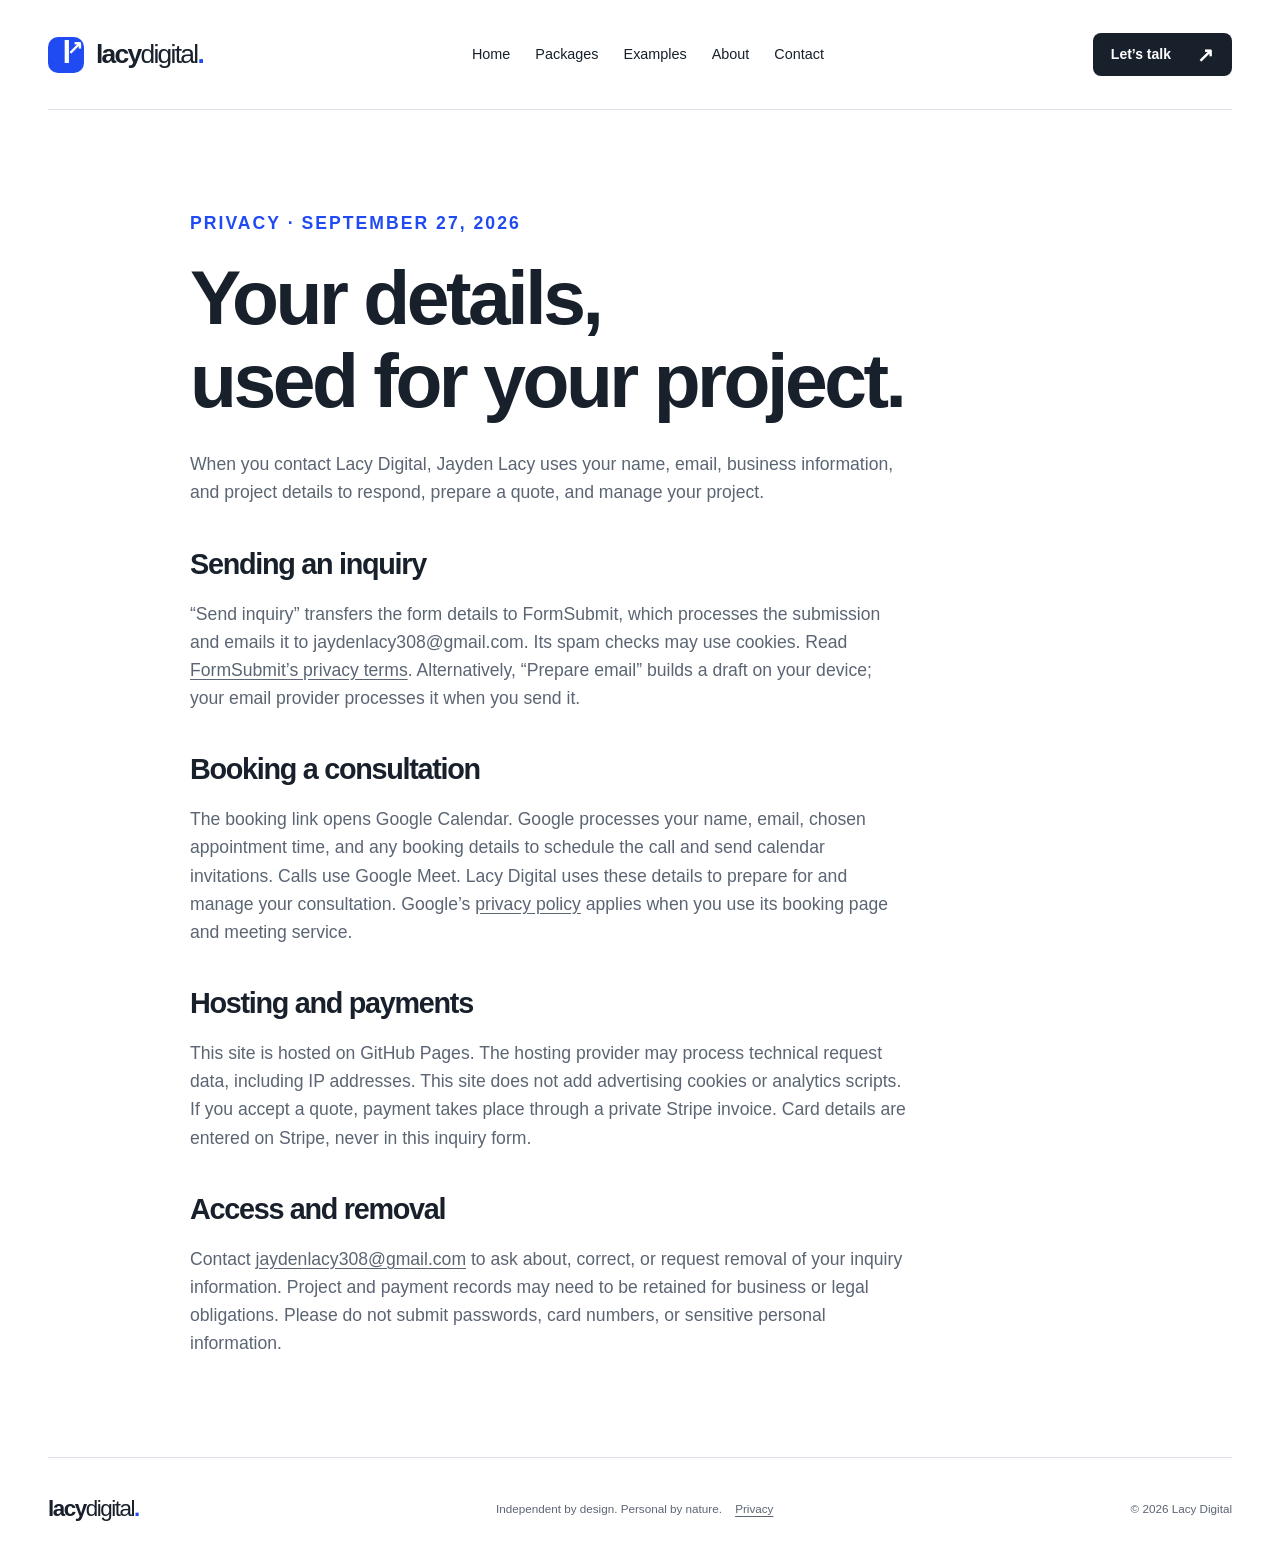
<file: privacy.html>
<!doctype html>
<html lang="en">
  <head>
    <meta charset="utf-8" />
    <meta name="viewport" content="width=device-width, initial-scale=1" />
    <meta name="theme-color" content="#214bf2" />
    <title>Privacy | Lacy Digital</title>
    <meta
      name="description"
      content="How Lacy Digital handles your website inquiry and contact details."
    />
    <link
      rel="icon"
      href="data:image/svg+xml,%3Csvg xmlns='http://www.w3.org/2000/svg' viewBox='0 0 40 40'%3E%3Crect width='40' height='40' rx='10' fill='%23214bf2'/%3E%3Cpath d='M12 10v20h17v-6H18V10z' fill='white'/%3E%3C/svg%3E"
    />
    <link rel="stylesheet" href="styles.css?v=20260927-polish" />
  </head>
  <body class="page-info">
    <a class="skip-link" href="#main">Skip to content</a>
    <header class="site-header wrap">
      <a class="brand" href="index.html" aria-label="Lacy Digital home"
        ><span class="brand-icon" aria-hidden="true">l<span>↗</span></span
        >lacy<span class="brand-light">digital</span
        ><span class="brand-period">.</span></a
      >
      <nav aria-label="Main navigation">
        <a href="index.html">Home</a><a href="pricing.html">Packages</a
        ><a href="examples.html">Examples</a><a href="about.html">About</a
        ><a href="contact.html">Contact</a>
      </nav>
      <a class="button button-small button-dark" href="contact.html"
        >Let’s talk <span aria-hidden="true">↗</span></a
      >
    </header>
    <main id="main">
      <section class="wrap info-page">
        <p class="eyebrow">PRIVACY · SEPTEMBER 27, 2026</p>
        <h1>Your details,<br />used for your project.</h1>
        <p>
          When you contact Lacy Digital, Jayden Lacy uses your name, email,
          business information, and project details to respond, prepare a quote,
          and manage your project.
        </p>
        <h2>Sending an inquiry</h2>
        <p>
          “Send inquiry” transfers the form details to FormSubmit, which
          processes the submission and emails it to jaydenlacy308@gmail.com. Its
          spam checks may use cookies. Read
          <a href="https://formsubmit.co/privacy.pdf"
            >FormSubmit’s privacy terms</a
          >. Alternatively, “Prepare email” builds a draft on your device; your
          email provider processes it when you send it.
        </p>
        <h2>Booking a consultation</h2>
        <p>
          The booking link opens Google Calendar. Google processes your name,
          email, chosen appointment time, and any booking details to schedule
          the call and send calendar invitations. Calls use Google Meet.
          Lacy Digital uses these details to prepare for and manage your consultation.
          Google’s <a href="https://policies.google.com/privacy">privacy policy</a>
          applies when you use its booking page and meeting service.
        </p>
        <h2>Hosting and payments</h2>
        <p>
          This site is hosted on GitHub Pages. The hosting provider may process
          technical request data, including IP addresses. This site does not add
          advertising cookies or analytics scripts. If you accept a quote,
          payment takes place through a private Stripe invoice. Card details are
          entered on Stripe, never in this inquiry form.
        </p>
        <h2>Access and removal</h2>
        <p>
          Contact
          <a href="mailto:jaydenlacy308@gmail.com">jaydenlacy308@gmail.com</a>
          to ask about, correct, or request removal of your inquiry information.
          Project and payment records may need to be retained for business or
          legal obligations. Please do not submit passwords, card numbers, or
          sensitive personal information.
        </p>
      </section>
    </main>
    <footer class="wrap footer">
      <a class="brand" href="index.html"
        >lacy<span class="brand-light">digital</span
        ><span class="brand-period">.</span></a
      >
      <p>
        Independent by design. Personal by nature.
        <a href="privacy.html">Privacy</a>
      </p>
      <span>© <span id="year">2026</span> Lacy Digital</span>
    </footer>
    <script src="site.js?v=20260928-contact"></script>
  </body>
</html>
</file>
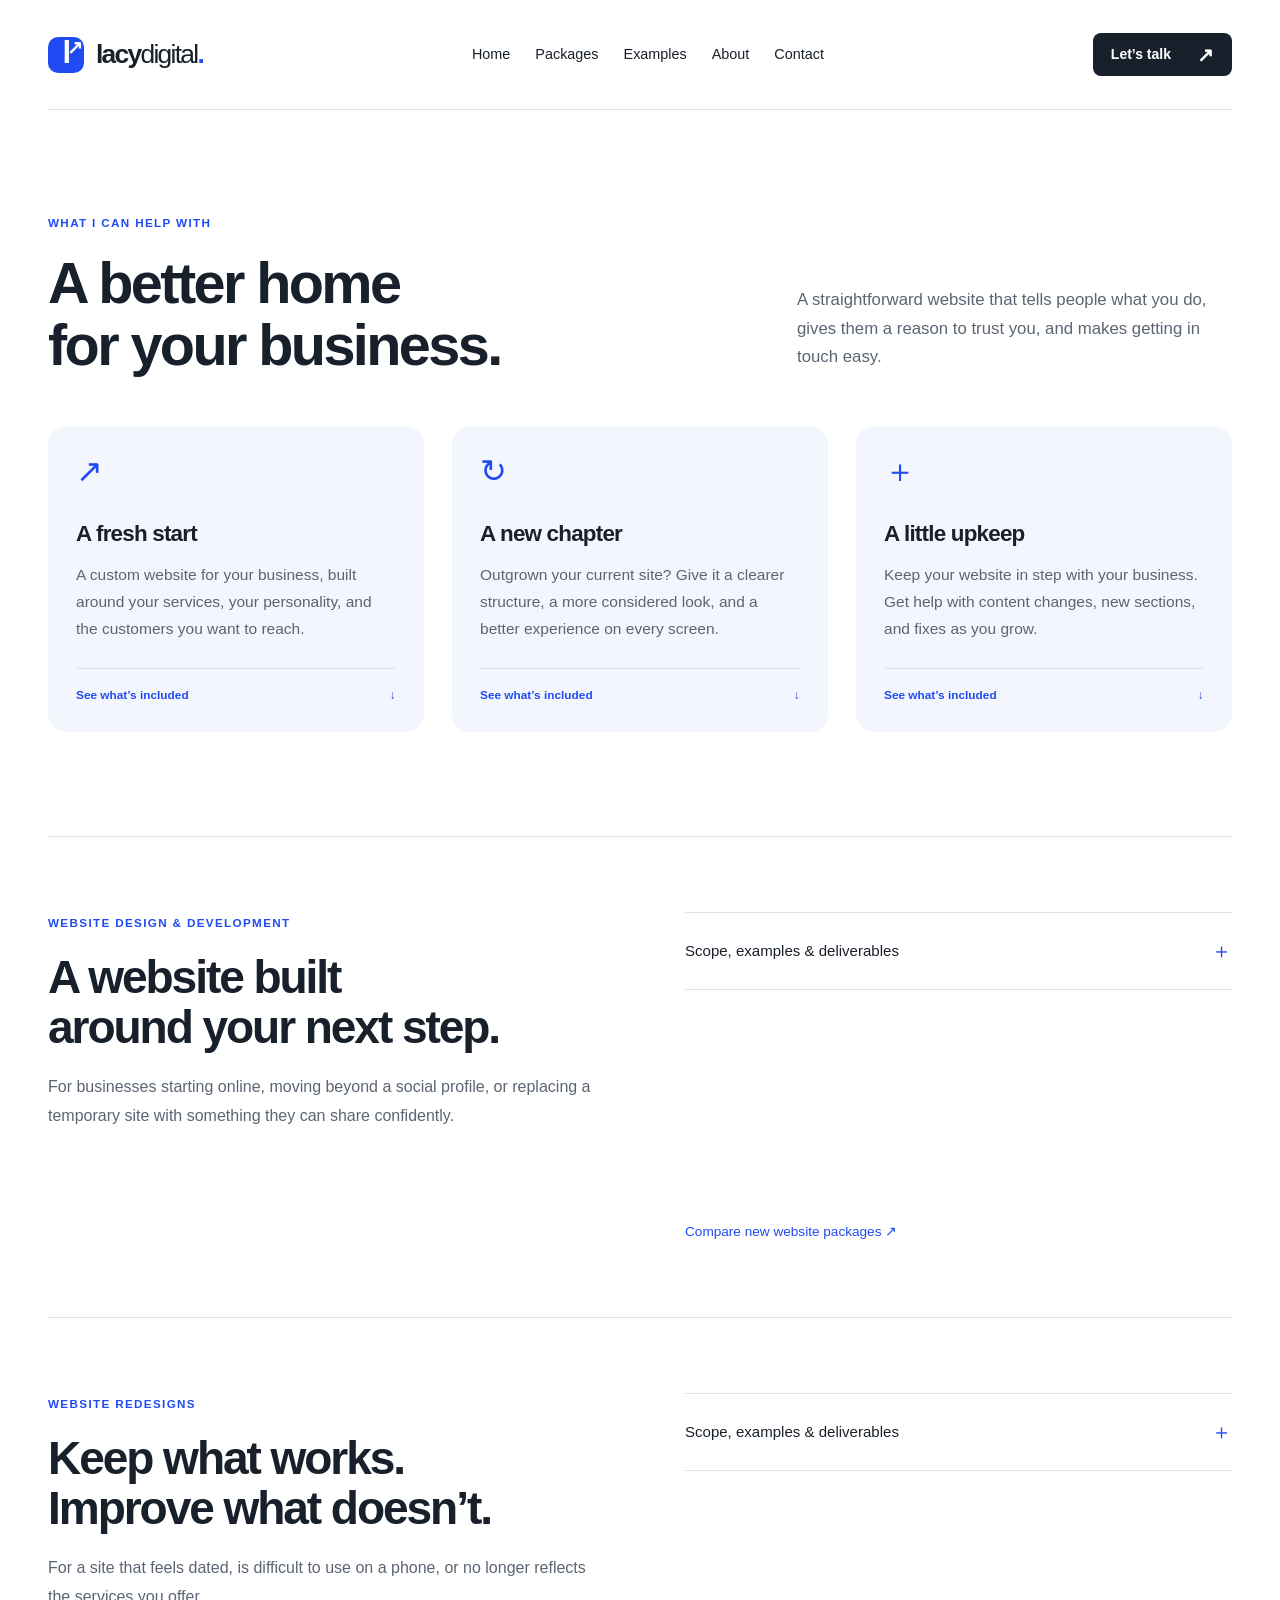
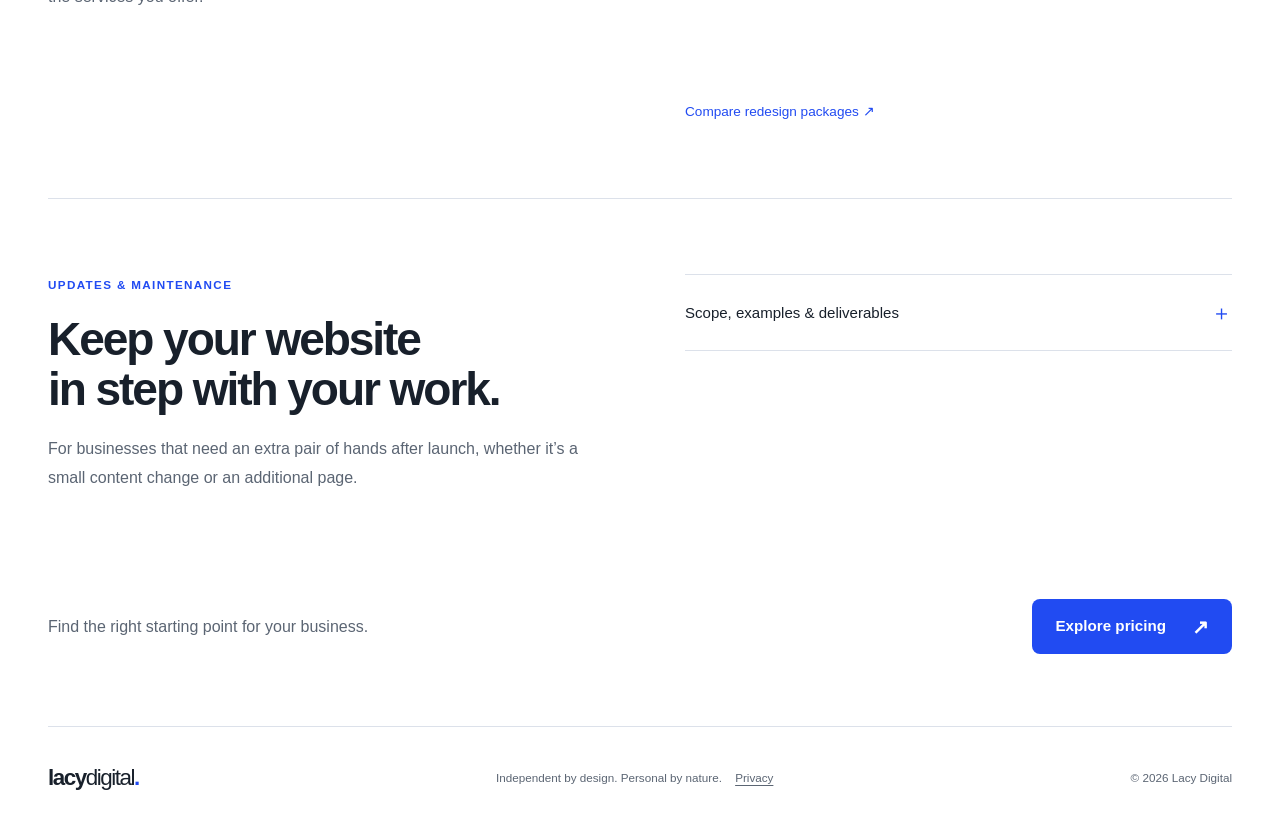
<file: services.html>
<!doctype html>
<html lang="en">
  <head>
    <meta charset="utf-8" />
    <meta name="viewport" content="width=device-width, initial-scale=1" />
    <meta name="theme-color" content="#214bf2" />
    <title>Website services | Lacy Digital</title>
    <meta
      name="description"
      content="Custom website design, redesigns, and ongoing maintenance for small businesses."
    />
    <link
      rel="icon"
      href="data:image/svg+xml,%3Csvg xmlns='http://www.w3.org/2000/svg' viewBox='0 0 40 40'%3E%3Crect width='40' height='40' rx='10' fill='%23214bf2'/%3E%3Cpath d='M12 10v20h17v-6H18V10z' fill='white'/%3E%3C/svg%3E"
    />
    <link rel="stylesheet" href="styles.css?v=20260927-polish" />
  </head>
  <body class="page-services">
    <a class="skip-link" href="#main">Skip to content</a>
    <header class="site-header wrap">
      <a class="brand" href="index.html" aria-label="Lacy Digital home"
        ><span class="brand-icon" aria-hidden="true">l<span>↗</span></span
        >lacy<span class="brand-light">digital</span
        ><span class="brand-period">.</span></a
      >
      <nav aria-label="Main navigation">
        <a href="index.html">Home</a><a href="pricing.html">Packages</a
        ><a href="examples.html">Examples</a><a href="about.html">About</a
        ><a href="contact.html">Contact</a>
      </nav>
      <a class="button button-small button-dark" href="contact.html"
        >Let’s talk <span aria-hidden="true">↗</span></a
      >
    </header>
    <main id="main">
      <section id="services" class="section wrap">
        <div class="section-heading">
          <p class="eyebrow">WHAT I CAN HELP WITH</p>
          <h1>A better home<br />for your business.</h1>
          <p>
            A straightforward website that tells people what you do, gives them
            a reason to trust you, and makes getting in touch easy.
          </p>
        </div>
        <div class="services-grid">
          <article class="service">
            <div class="service-icon" aria-hidden="true">↗</div>
            <h3>A fresh start</h3>
            <p>
              A custom website for your business, built around your services,
              your personality, and the customers you want to reach.
            </p>
            <a class="service-note detail-link" href="#new-websites"
              >See what’s included <span aria-hidden="true">↓</span></a
            >
          </article>
          <article class="service">
            <div class="service-icon" aria-hidden="true">↻</div>
            <h3>A new chapter</h3>
            <p>
              Outgrown your current site? Give it a clearer structure, a more
              considered look, and a better experience on every screen.
            </p>
            <a class="service-note detail-link" href="#redesigns"
              >See what’s included <span aria-hidden="true">↓</span></a
            >
          </article>
          <article class="service">
            <div class="service-icon" aria-hidden="true">＋</div>
            <h3>A little upkeep</h3>
            <p>
              Keep your website in step with your business. Get help with
              content changes, new sections, and fixes as you grow.
            </p>
            <a class="service-note detail-link" href="#maintenance"
              >See what’s included <span aria-hidden="true">↓</span></a
            >
          </article>
        </div>
      </section>
      <div class="wrap service-details">
        <section id="new-websites" class="detail-section">
          <div>
            <p class="eyebrow">WEBSITE DESIGN & DEVELOPMENT</p>
            <h2>A website built<br />around your next step.</h2>
            <p>
              For businesses starting online, moving beyond a social profile, or
              replacing a temporary site with something they can share
              confidently.
            </p>
          </div>
          <div class="faqs service-disclosure">
            <details>
              <summary>
                Scope, examples & deliverables<span aria-hidden="true">＋</span>
              </summary>
              <div class="detail-content">
                <h3>Start with the right structure</h3>
                <p>
                  You and I decide what visitors need to know first, which
                  services deserve their own space, and where someone should go
                  when they’re ready to contact you.
                </p>
                <h3>Bring your business into the design</h3>
                <p>
                  I work with your logo, colors, photos, and service information
                  to create a consistent design. You review the direction before
                  we settle the details.
                </p>
                <h3>Make it work on every screen</h3>
                <p>
                  The build includes mobile layouts, readable text, clear
                  navigation, accessible page structure, and a direct way to
                  make an inquiry.
                </p>
                <div class="detail-deliverables">
                  <h3>Typical deliverables</h3>
                  <ul>
                    <li>A page structure agreed before the build</li>
                    <li>Custom layouts with your approved content</li>
                    <li>Contact links or a form, depending on the scope</li>
                    <li>Search page titles and descriptions</li>
                    <li>Browser checks, launch help, and website files</li>
                  </ul>
                </div>
                <div class="service-example">
                  <p class="eyebrow">EXAMPLE PROJECT · ILLUSTRATIVE</p>
                  <h3>A painting contractor’s first website</h3>
                  <p>
                    A homeowner needs to know which jobs you handle, where you
                    work, and what your finished work looks like. I could build
                    a home page with a clear service area, a services page
                    explaining interior and exterior work, a project gallery
                    using your photos, and a contact page for estimate
                    inquiries.
                  </p>
                  <p>
                    The inquiry route could ask for a name, contact details,
                    project location, and a short description. You and I agree
                    on the form service and any costs before adding it.
                  </p>
                </div>
                <h3>What I need from you</h3>
                <ul class="service-checklist">
                  <li>
                    Your business name, contact information, and service area
                  </li>
                  <li>
                    A list of services and the details customers regularly ask
                    about
                  </li>
                  <li>
                    Your logo, brand colors if you have them, and photos you
                    have permission to use
                  </li>
                  <li>
                    Approved wording and any genuine reviews you want included
                  </li>
                  <li>
                    Access to the relevant domain or hosting settings when it’s
                    time to launch
                  </li>
                </ul>
                <h3>How we know it’s ready</h3>
                <p>
                  I review the agreed pages, check the mobile layout, follow
                  navigation and inquiry links, and confirm the business
                  information is correct. Where a form is included, we test
                  delivery to your chosen inbox with your approval. You approve
                  the finished work before launch.
                </p>
                <h3>What changes the scope?</h3>
                <p>
                  Extra pages, online payments, booking tools, member accounts,
                  and custom integrations need their own requirements. Extensive
                  copywriting, photography, and a new brand identity are also
                  separate from the starter website package.
                </p>
              </div>
            </details>
          </div>
          <a
            class="text-link service-package-link"
            href="pricing.html?category=new"
            >Compare new website packages ↗</a
          >
        </section>
        <section id="redesigns" class="detail-section">
          <div>
            <p class="eyebrow">WEBSITE REDESIGNS</p>
            <h2>Keep what works.<br />Improve what doesn’t.</h2>
            <p>
              For a site that feels dated, is difficult to use on a phone, or no
              longer reflects the services you offer.
            </p>
          </div>
          <div class="faqs service-disclosure">
            <details>
              <summary>
                Scope, examples & deliverables<span aria-hidden="true">＋</span>
              </summary>
              <div class="detail-content">
                <h3>Review before rebuilding</h3>
                <p>
                  I look at your current pages, navigation, content, and inquiry
                  path. That helps us decide whether you need a focused update
                  or a more complete rebuild.
                </p>
                <h3>Give customers a clearer path</h3>
                <p>
                  I reorganize the agreed pages so visitors can understand your
                  offer, see relevant work, and find contact details without
                  hunting around.
                </p>
                <h3>Plan the changeover</h3>
                <p>
                  You and I agree which content to keep, what needs replacing,
                  and how the updated site will be launched. Existing page
                  addresses and integrations are reviewed as part of scoping.
                </p>
                <div class="detail-deliverables">
                  <h3>Before I quote</h3>
                  <p>
                    Send your current website and the main things you want to
                    improve. Platform limitations, migrations, and third-party
                    tools can affect the scope and price.
                  </p>
                </div>
                <div class="service-example">
                  <p class="eyebrow">EXAMPLE PROJECT · ILLUSTRATIVE</p>
                  <h3>A service business with an outdated site</h3>
                  <p>
                    Suppose your site lists old services, makes project photos
                    hard to find, and has a contact button buried at the bottom.
                    The redesign could simplify the menu, rewrite the service
                    structure using your approved information, organize the
                    gallery, and give each page a clear inquiry link.
                  </p>
                  <p>
                    I first check which parts of the existing site should stay.
                    A useful page, an established web address, or a working
                    integration may be worth preserving.
                  </p>
                </div>
                <h3>The review covers</h3>
                <ul class="service-checklist">
                  <li>
                    Which pages and service information are still accurate
                  </li>
                  <li>
                    How easily a visitor can find the right service and contact
                    you
                  </li>
                  <li>Text readability, spacing, and navigation on a phone</li>
                  <li>
                    Existing forms, booking links, and other tools the site
                    relies on
                  </li>
                  <li>
                    The current platform, hosting access, and page addresses
                  </li>
                </ul>
                <h3>A deliberate changeover</h3>
                <p>
                  The replacement is reviewed in a preview before the live site
                  changes. Where the platform allows it, we plan a backup and
                  identify any old URLs that need redirects. Hosting or platform
                  restrictions are discussed before agreeing on that work.
                </p>
                <h3>What I need to quote accurately</h3>
                <p>
                  Send the current URL, the changes you want, and the platform
                  you use if you know it. Tell me about any features that must
                  keep working. I’ll identify the proposed changes and
                  dependencies before pricing the project.
                </p>
              </div>
            </details>
          </div>
          <a
            class="text-link service-package-link"
            href="pricing.html?category=existing"
            >Compare redesign packages ↗</a
          >
        </section>
        <section id="maintenance" class="detail-section">
          <div>
            <p class="eyebrow">UPDATES & MAINTENANCE</p>
            <h2>Keep your website<br />in step with your work.</h2>
            <p>
              For businesses that need an extra pair of hands after launch,
              whether it’s a small content change or an additional page.
            </p>
          </div>
          <div class="faqs service-disclosure">
            <details>
              <summary>
                Scope, examples & deliverables<span aria-hidden="true">＋</span>
              </summary>
              <div class="detail-content">
                <h3>Everyday content changes</h3>
                <p>
                  Update services, hours, contact information, project photos,
                  and other details as your business changes.
                </p>
                <h3>Small improvements and fixes</h3>
                <p>
                  Get help correcting layout issues, replacing outdated links,
                  or adding a section to an existing page.
                </p>
                <h3>A clear scope for each request</h3>
                <p>
                  Send the changes you need. I’ll confirm what’s involved, the
                  price, and the schedule before starting. Larger additions are
                  scoped as separate projects.
                </p>
                <div class="detail-deliverables">
                  <h3>Support that fits the project</h3>
                  <p>
                    Maintenance is optional and quoted separately. It does not
                    include automatic 24/7 monitoring or unlimited changes.
                  </p>
                </div>
                <div class="service-example">
                  <p class="eyebrow">EXAMPLE REQUEST · ILLUSTRATIVE</p>
                  <h3>A new service and fresh project photos</h3>
                  <p>
                    You send the new service description, six approved photos,
                    and the pages that need updating. I confirm whether this
                    fits into existing pages or needs a new page, quote the
                    work, and share the changes for review before publishing.
                  </p>
                </div>
                <h3>Common requests</h3>
                <ul class="service-checklist">
                  <li>
                    Replace old photos and add captions to completed projects
                  </li>
                  <li>
                    Change business hours, phone numbers, or service areas
                  </li>
                  <li>Add a service section or a separately scoped page</li>
                  <li>
                    Correct broken links or small responsive layout issues
                  </li>
                  <li>
                    Update page titles and descriptions when services change
                  </li>
                </ul>
                <h3>How to send an update</h3>
                <p>
                  Include the page URL, what should change, the replacement text
                  or files, and your preferred deadline. A screenshot is useful
                  when you’re pointing out a visual problem. I confirm the price
                  and schedule before starting.
                </p>
                <h3>After the change</h3>
                <p>
                  I check the affected pages and links and share the result for
                  review. Any follow-up work outside the agreed request is
                  quoted before it begins.
                </p>
                <h3>Support boundaries</h3>
                <p>
                  This is scheduled website work. Emergency incident response,
                  security monitoring, third-party outages, and guaranteed
                  response times require a separate agreement. Ongoing support
                  availability and the platform are confirmed when you inquire.
                </p>
              </div>
            </details>
          </div>
        </section>
      </div>
      <div class="page-next wrap">
        <p>Find the right starting point for your business.</p>
        <a class="button button-blue" href="pricing.html?category=new"
          >Explore pricing <span aria-hidden="true">↗</span></a
        >
      </div>
    </main>
    <footer class="wrap footer">
      <a class="brand" href="index.html"
        >lacy<span class="brand-light">digital</span
        ><span class="brand-period">.</span></a
      >
      <p>
        Independent by design. Personal by nature.
        <a href="privacy.html">Privacy</a>
      </p>
      <span>© <span id="year">2026</span> Lacy Digital</span>
    </footer>
    <script src="site.js?v=20260928-contact"></script>
  </body>
</html>
</file>
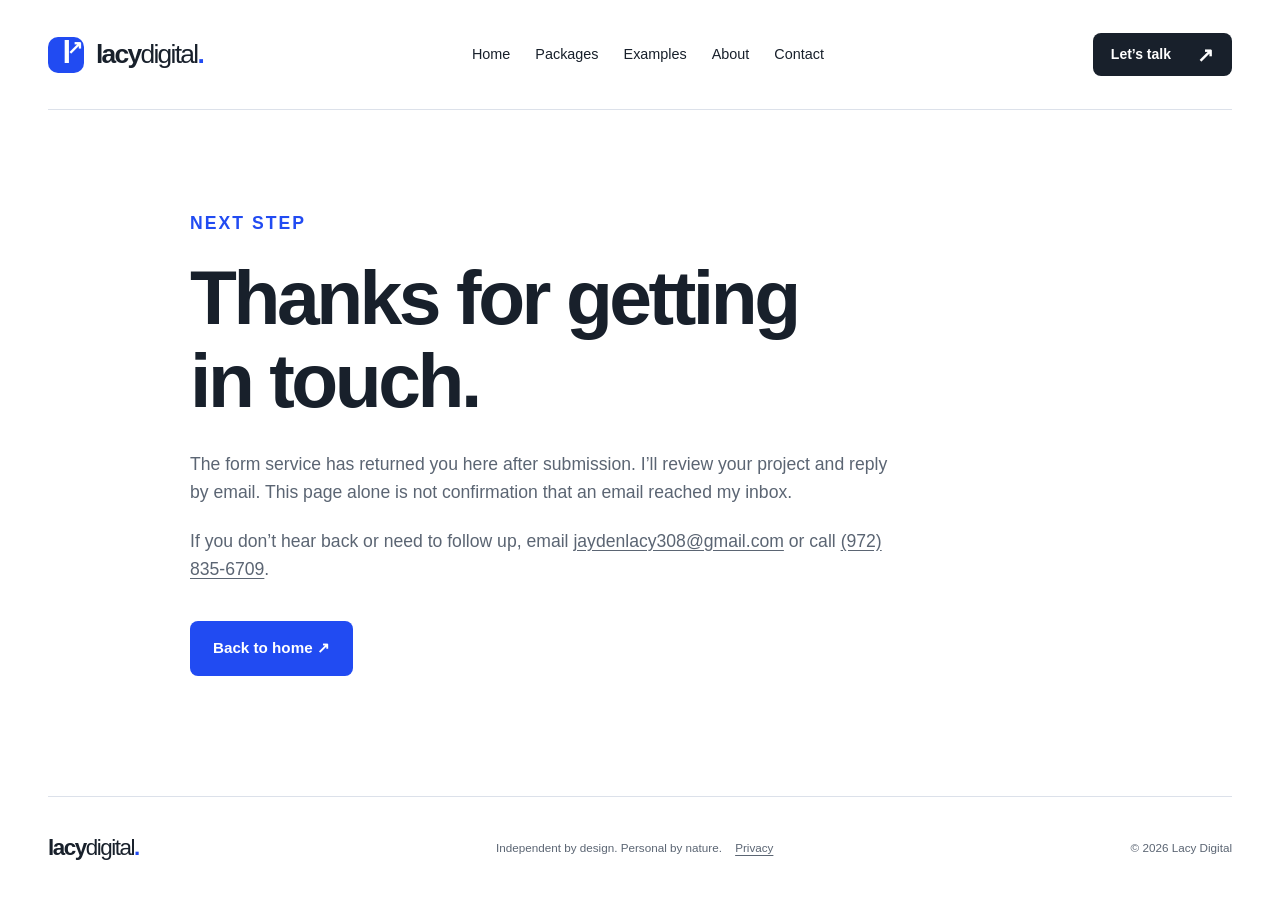
<file: thanks.html>
<!doctype html>
<html lang="en">
  <head>
    <meta charset="utf-8" />
    <meta name="viewport" content="width=device-width, initial-scale=1" />
    <meta name="theme-color" content="#214bf2" />
    <title>Inquiry submitted | Lacy Digital</title>
    <meta
      name="description"
      content="Your website inquiry has been submitted."
    />
    <link
      rel="icon"
      href="data:image/svg+xml,%3Csvg xmlns='http://www.w3.org/2000/svg' viewBox='0 0 40 40'%3E%3Crect width='40' height='40' rx='10' fill='%23214bf2'/%3E%3Cpath d='M12 10v20h17v-6H18V10z' fill='white'/%3E%3C/svg%3E"
    />
    <link rel="stylesheet" href="styles.css?v=20260927-polish" />
  </head>
  <body class="page-info">
    <a class="skip-link" href="#main">Skip to content</a>
    <header class="site-header wrap">
      <a class="brand" href="index.html" aria-label="Lacy Digital home"
        ><span class="brand-icon" aria-hidden="true">l<span>↗</span></span
        >lacy<span class="brand-light">digital</span
        ><span class="brand-period">.</span></a
      >
      <nav aria-label="Main navigation">
        <a href="index.html">Home</a><a href="pricing.html">Packages</a
        ><a href="examples.html">Examples</a><a href="about.html">About</a
        ><a href="contact.html">Contact</a>
      </nav>
      <a class="button button-small button-dark" href="contact.html"
        >Let’s talk <span aria-hidden="true">↗</span></a
      >
    </header>
    <main id="main">
      <section class="wrap info-page">
        <p class="eyebrow">NEXT STEP</p>
        <h1>Thanks for getting<br />in touch.</h1>
        <p>
          The form service has returned you here after submission. I’ll review
          your project and reply by email. This page alone is not confirmation
          that an email reached my inbox.
        </p>
        <p>
          If you don’t hear back or need to follow up, email
          <a href="mailto:jaydenlacy308@gmail.com">jaydenlacy308@gmail.com</a>
          or call <a href="tel:+19728356709">(972) 835-6709</a>.
        </p>
        <a class="button button-blue" href="index.html">Back to home ↗</a>
      </section>
    </main>
    <footer class="wrap footer">
      <a class="brand" href="index.html"
        >lacy<span class="brand-light">digital</span
        ><span class="brand-period">.</span></a
      >
      <p>
        Independent by design. Personal by nature.
        <a href="privacy.html">Privacy</a>
      </p>
      <span>© <span id="year">2026</span> Lacy Digital</span>
    </footer>
    <script src="site.js?v=20260928-contact"></script>
  </body>
</html>
</file>
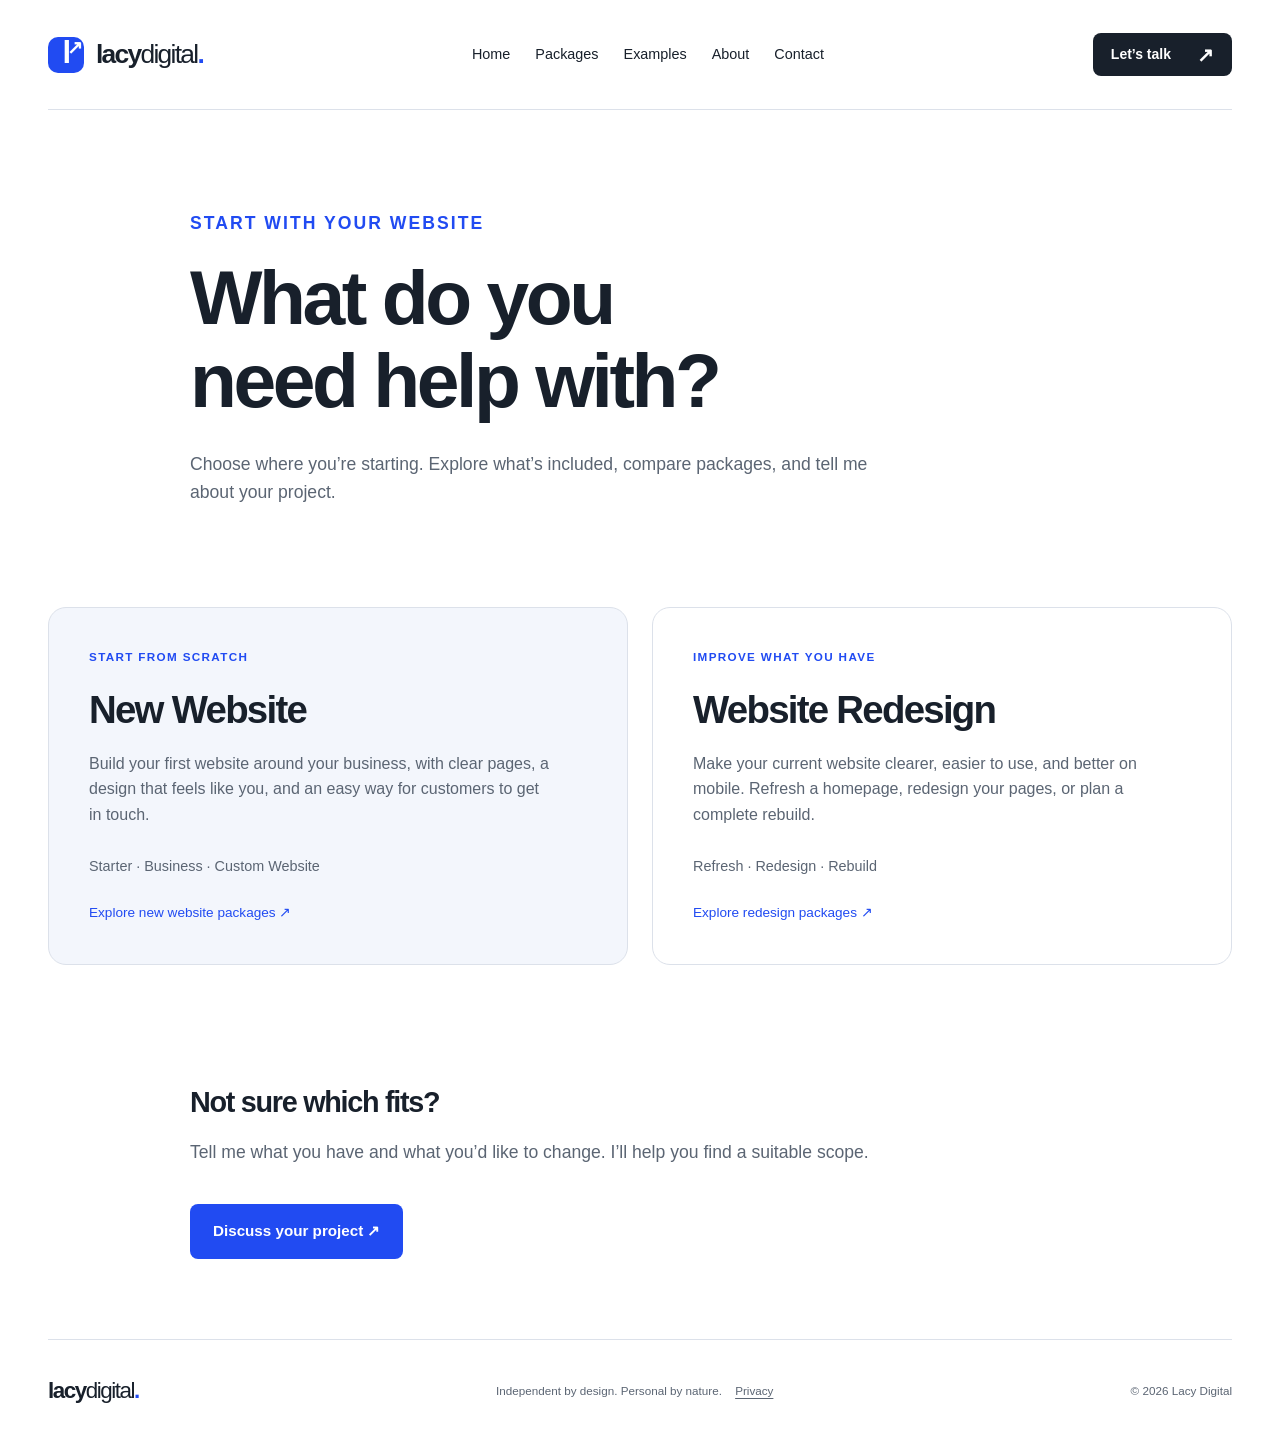
<file: work.html>
<!doctype html>
<html lang="en">
  <head>
    <meta charset="utf-8" />
    <meta name="viewport" content="width=device-width, initial-scale=1" />
    <meta name="theme-color" content="#214bf2" />
    <title>Your website | Lacy Digital</title>
    <meta
      name="description"
      content="Choose a new website or a website redesign, then explore the packages for your project."
    />
    <link
      rel="icon"
      href="data:image/svg+xml,%3Csvg xmlns='http://www.w3.org/2000/svg' viewBox='0 0 40 40'%3E%3Crect width='40' height='40' rx='10' fill='%23214bf2'/%3E%3Cpath d='M12 10v20h17v-6H18V10z' fill='white'/%3E%3C/svg%3E"
    />
    <link rel="stylesheet" href="styles.css?v=20260927-polish" />
  </head>
  <body class="page-info">
    <a class="skip-link" href="#main">Skip to content</a>
    <header class="site-header wrap">
      <a class="brand" href="index.html" aria-label="Lacy Digital home"
        ><span class="brand-icon" aria-hidden="true">l<span>↗</span></span
        >lacy<span class="brand-light">digital</span
        ><span class="brand-period">.</span></a
      >
      <nav aria-label="Main navigation">
        <a href="index.html">Home</a><a href="pricing.html">Packages</a
        ><a href="examples.html">Examples</a><a href="about.html">About</a
        ><a href="contact.html">Contact</a>
      </nav>
      <a class="button button-small button-dark" href="contact.html"
        >Let’s talk <span aria-hidden="true">↗</span></a
      >
    </header>
    <main id="main">
      <section class="wrap info-page work-intro">
        <p class="eyebrow">START WITH YOUR WEBSITE</p>
        <h1>What do you<br />need help with?</h1>
        <p>
          Choose where you’re starting. Explore what’s included, compare
          packages, and tell me about your project.
        </p>
      </section>
      <section
        class="wrap work-grid project-paths"
        aria-label="Choose your website project"
      >
        <a class="project-path" href="pricing.html?category=new"
          ><span class="eyebrow">START FROM SCRATCH</span>
          <h2>New Website</h2>
          <p>
            Build your first website around your business, with clear pages, a
            design that feels like you, and an easy way for customers to get in
            touch.
          </p>
          <span class="path-options">Starter · Business · Custom Website</span
          ><span class="text-link"
            >Explore new website packages
            <span aria-hidden="true">↗</span></span
          ></a
        >
        <a class="project-path" href="pricing.html?category=existing"
          ><span class="eyebrow">IMPROVE WHAT YOU HAVE</span>
          <h2>Website Redesign</h2>
          <p>
            Make your current website clearer, easier to use, and better on
            mobile. Refresh a homepage, redesign your pages, or plan a complete
            rebuild.
          </p>
          <span class="path-options">Refresh · Redesign · Rebuild</span
          ><span class="text-link"
            >Explore redesign packages <span aria-hidden="true">↗</span></span
          ></a
        >
      </section>
      <section class="wrap info-page">
        <h2>Not sure which fits?</h2>
        <p>
          Tell me what you have and what you’d like to change. I’ll help you
          find a suitable scope.
        </p>
        <a class="button button-blue" href="contact.html"
          >Discuss your project ↗</a
        >
      </section>
    </main>
    <footer class="wrap footer">
      <a class="brand" href="index.html"
        >lacy<span class="brand-light">digital</span
        ><span class="brand-period">.</span></a
      >
      <p>
        Independent by design. Personal by nature.
        <a href="privacy.html">Privacy</a>
      </p>
      <span>© <span id="year">2026</span> Lacy Digital</span>
    </footer>
    <script src="site.js?v=20260928-contact"></script>
  </body>
</html>
</file>
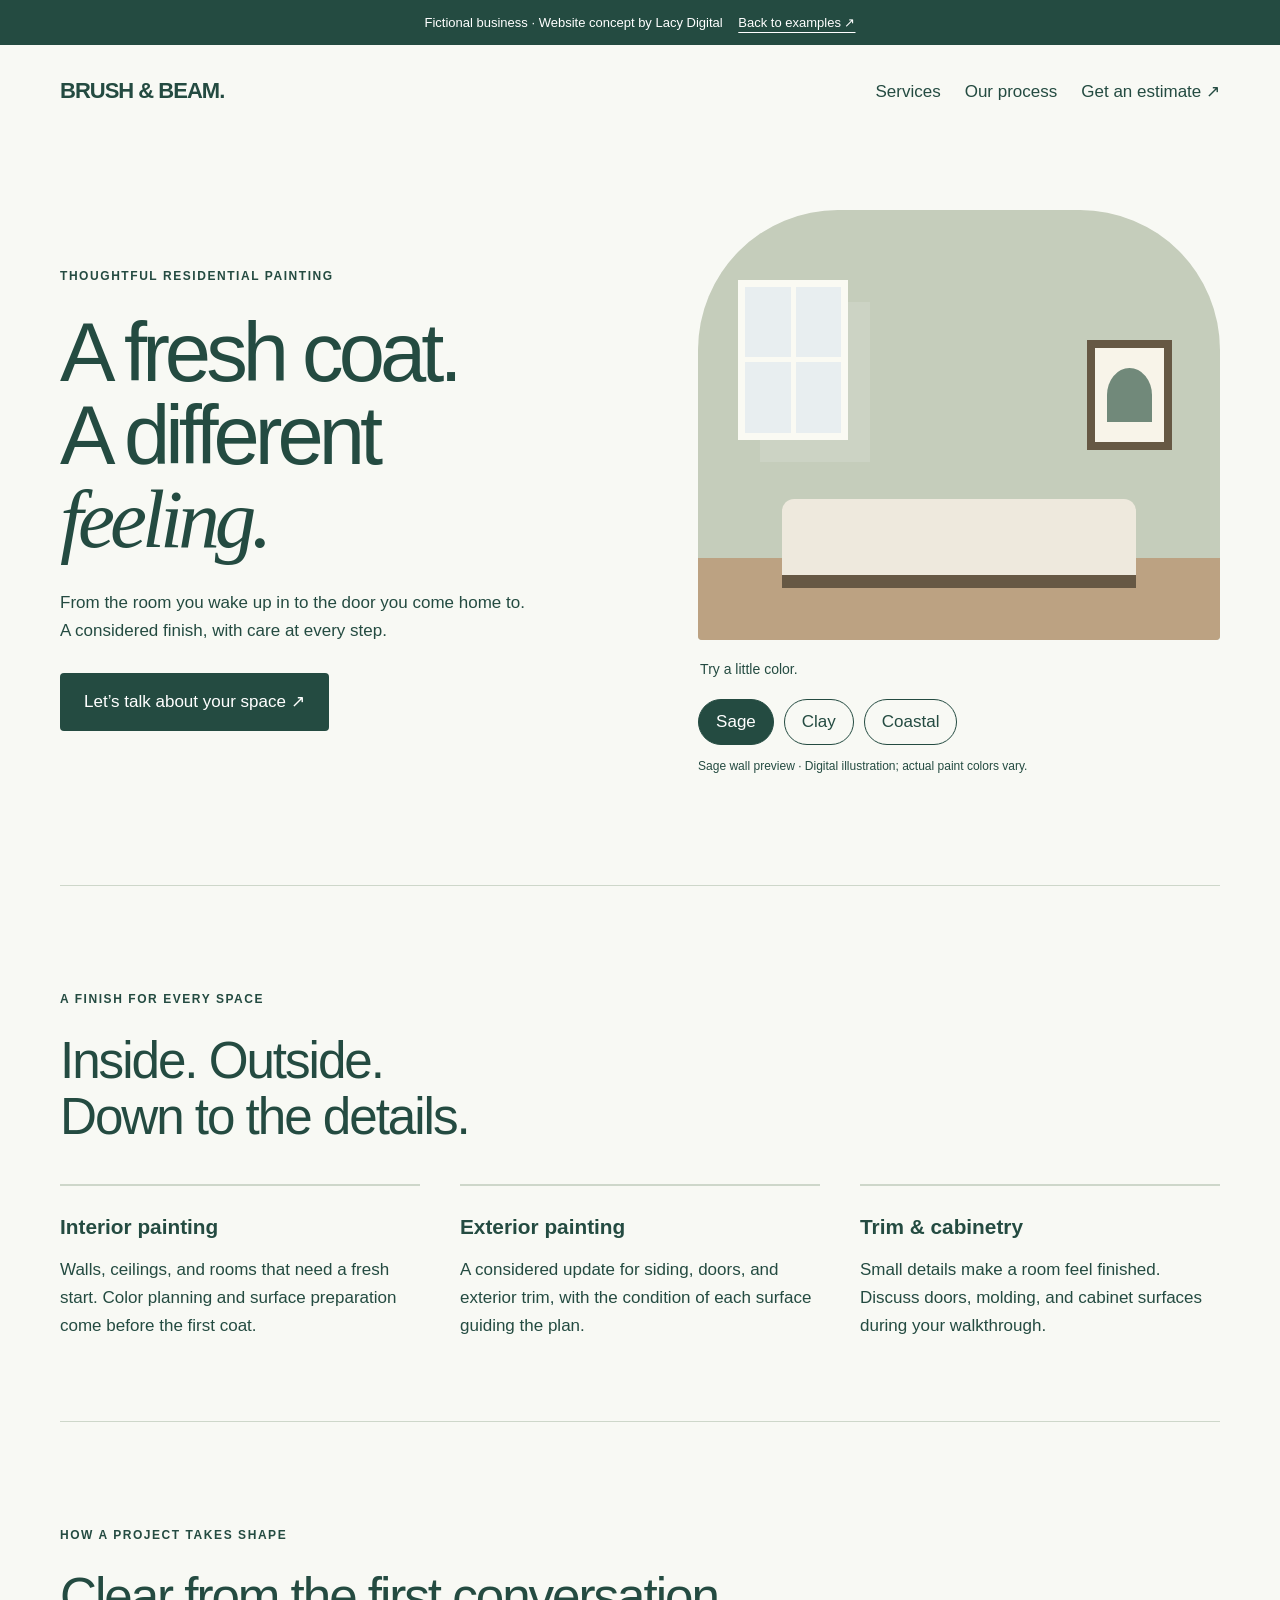
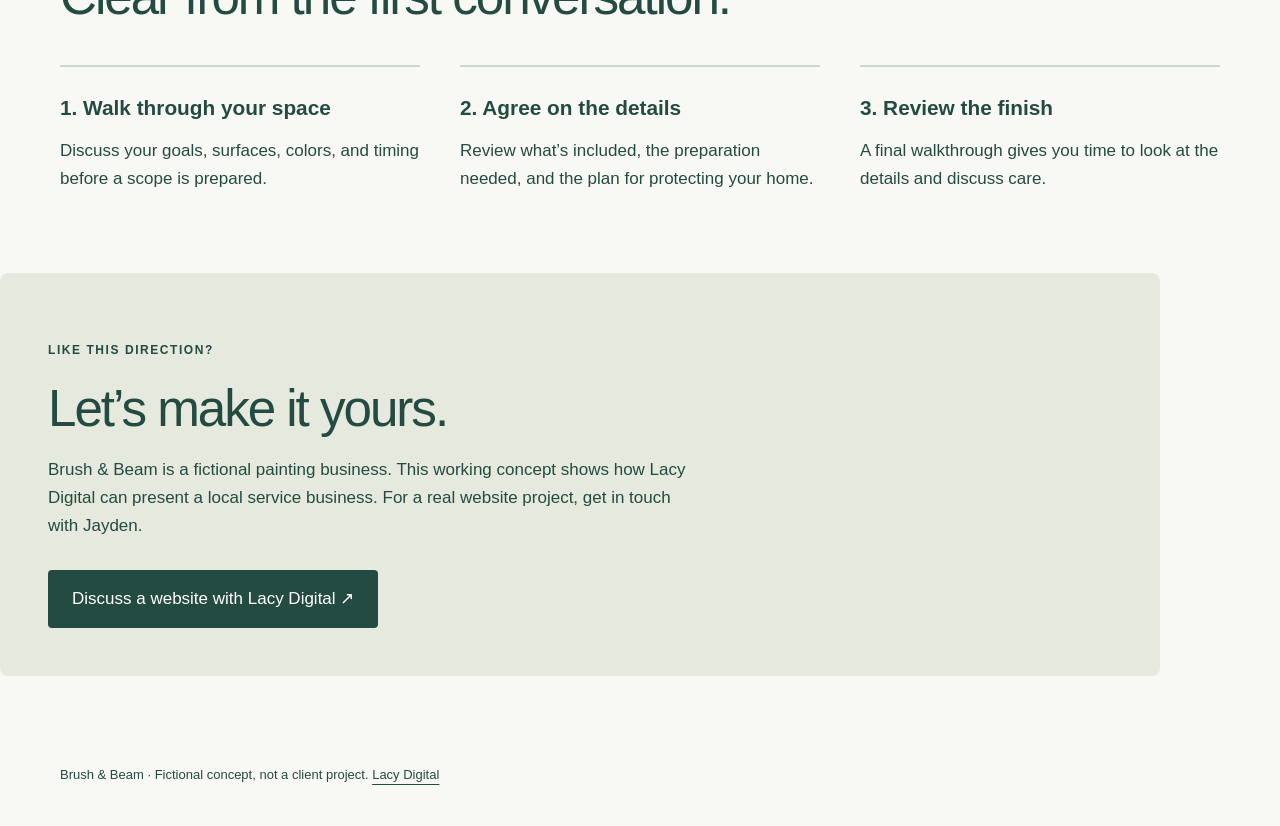
<file: demos/brush-and-beam.html>
<!doctype html>
<html lang="en">
  <head>
    <meta charset="utf-8" />
    <meta name="viewport" content="width=device-width,initial-scale=1" />
    <meta name="robots" content="noindex" />
    <title>Brush & Beam — Lacy Digital concept</title>
    <meta
      name="description"
      content="A fictional website concept designed by Lacy Digital. Not a real business."
    />
    <link rel="stylesheet" href="demo.css" />
    <style>
      :root {
        --paper: #f8f9f4;
        --ink: #244b41;
        --line: #ced7ca;
        --panel: #e6e9de;
      }
      h1 em {
        font-family: Georgia, serif;
        font-weight: normal;
      }
      .room {
        height: 430px;
        background: #c5cdbb;
        border-radius: 140px 140px 4px 4px;
        position: relative;
        overflow: hidden;
        transition: background-color 0.2s ease;
      }
      .window {
        position: absolute;
        top: 70px;
        left: 40px;
        width: 110px;
        height: 160px;
        display: grid;
        grid-template-columns: 1fr 1fr;
        gap: 5px;
        padding: 7px;
        background: #fafaf3;
        box-shadow: 22px 22px 0 #ffffff20;
      }
      .window i {
        background: #e8eef0;
      }
      .picture {
        position: absolute;
        right: 48px;
        top: 130px;
        width: 85px;
        height: 110px;
        background: #f8f4e9;
        border: 8px solid #665844;
      }
      .picture:after {
        content: "";
        position: absolute;
        inset: 20px 12px;
        background: #71897a;
        border-radius: 50% 50% 0 0;
      }
      .floor {
        position: absolute;
        bottom: 0;
        left: 0;
        right: 0;
        height: 82px;
        background: #bca282;
      }
      .bench {
        position: absolute;
        bottom: 65px;
        left: 16%;
        width: 68%;
        height: 76px;
        background: #eee9dd;
        border-radius: 12px 12px 0 0;
        z-index: 1;
        box-shadow: 0 13px 0 #665844;
      }
      .palette {
        border: 0;
        padding: 18px 0 0;
        margin: 0;
        display: flex;
        gap: 10px;
        flex-wrap: wrap;
      }
      .palette legend {
        padding-top: 18px;
        font-size: 14px;
      }
      .palette button {
        padding: 8px 17px;
        border: 1px solid var(--ink);
        border-radius: 30px;
        background: transparent;
        color: var(--ink);
        cursor: pointer;
      }
      .palette button[aria-pressed="true"] {
        background: var(--ink);
        color: white;
      }
      .color-note {
        font-size: 12px !important;
        margin: 12px 0 !important;
      }
      @media (max-width: 760px) {
        .room {
          height: 350px;
        }
      }
    </style>
  </head>
  <body>
    <a class="skip" href="#main">Skip to content</a>
    <div class="demo">
      Fictional business · Website concept by Lacy Digital
      <a href="../examples.html">Back to examples ↗</a>
    </div>
    <header class="wrap">
      <nav aria-label="Main navigation">
        <a class="brand" href="#"
          >BRUSH &amp; BEAM<span aria-hidden="true">.</span></a
        >
        <div class="links">
          <a href="#services">Services</a><a href="#process">Our process</a
          ><a href="#contact">Get an estimate ↗</a>
        </div>
      </nav>
    </header>
    <main id="main">
      <section class="hero wrap">
        <div>
          <p class="eyebrow">Thoughtful residential painting</p>
          <h1>A fresh coat.<br />A different<br /><em>feeling.</em></h1>
          <p>
            From the room you wake up in to the door you come home to. A
            considered finish, with care at every step.
          </p>
          <a class="cta" href="#contact">Let’s talk about your space ↗</a>
        </div>
        <div>
          <div
            class="room"
            role="img"
            aria-label="Illustrated room showing the selected wall color"
          >
            <div class="window"><i></i><i></i><i></i><i></i></div>
            <div class="picture"></div>
            <div class="bench"></div>
            <div class="floor"></div>
          </div>
          <fieldset class="palette">
            <legend>Try a little color.</legend>
            <button type="button" data-color="#c5cdbb" aria-pressed="true">
              Sage</button
            ><button type="button" data-color="#d7b5a3" aria-pressed="false">
              Clay</button
            ><button type="button" data-color="#a9bfcc" aria-pressed="false">
              Coastal
            </button>
          </fieldset>
          <p class="color-note" id="color-note" role="status">
            Sage wall preview · Digital illustration; actual paint colors vary.
          </p>
        </div>
      </section>
      <section class="section wrap" id="services">
        <p class="eyebrow">A finish for every space</p>
        <h2>Inside. Outside.<br />Down to the details.</h2>
        <div class="columns">
          <article>
            <h3>Interior painting</h3>
            <p>
              Walls, ceilings, and rooms that need a fresh start. Color planning
              and surface preparation come before the first coat.
            </p>
          </article>
          <article>
            <h3>Exterior painting</h3>
            <p>
              A considered update for siding, doors, and exterior trim, with the
              condition of each surface guiding the plan.
            </p>
          </article>
          <article>
            <h3>Trim &amp; cabinetry</h3>
            <p>
              Small details make a room feel finished. Discuss doors, molding,
              and cabinet surfaces during your walkthrough.
            </p>
          </article>
        </div>
      </section>
      <section class="section wrap" id="process">
        <p class="eyebrow">How a project takes shape</p>
        <h2>Clear from the first conversation.</h2>
        <div class="columns">
          <article>
            <h3>1. Walk through your space</h3>
            <p>
              Discuss your goals, surfaces, colors, and timing before a scope is
              prepared.
            </p>
          </article>
          <article>
            <h3>2. Agree on the details</h3>
            <p>
              Review what’s included, the preparation needed, and the plan for
              protecting your home.
            </p>
          </article>
          <article>
            <h3>3. Review the finish</h3>
            <p>
              A final walkthrough gives you time to look at the details and
              discuss care.
            </p>
          </article>
        </div>
      </section>
      <section class="contact wrap" id="contact">
        <p class="eyebrow">Like this direction?</p>
        <h2>Let’s make it yours.</h2>
        <p>
          Brush &amp; Beam is a fictional painting business. This working
          concept shows how Lacy Digital can present a local service business.
          For a real website project, get in touch with Jayden.
        </p>
        <a class="cta" href="../contact.html?category=new&amp;package=business"
          >Discuss a website with Lacy Digital ↗</a
        >
      </section>
    </main>
    <footer class="wrap">
      Brush &amp; Beam · Fictional concept, not a client project.
      <a href="../examples.html">Lacy Digital</a>
    </footer>
    <script src="paint.js"></script>
  </body>
</html>
</file>
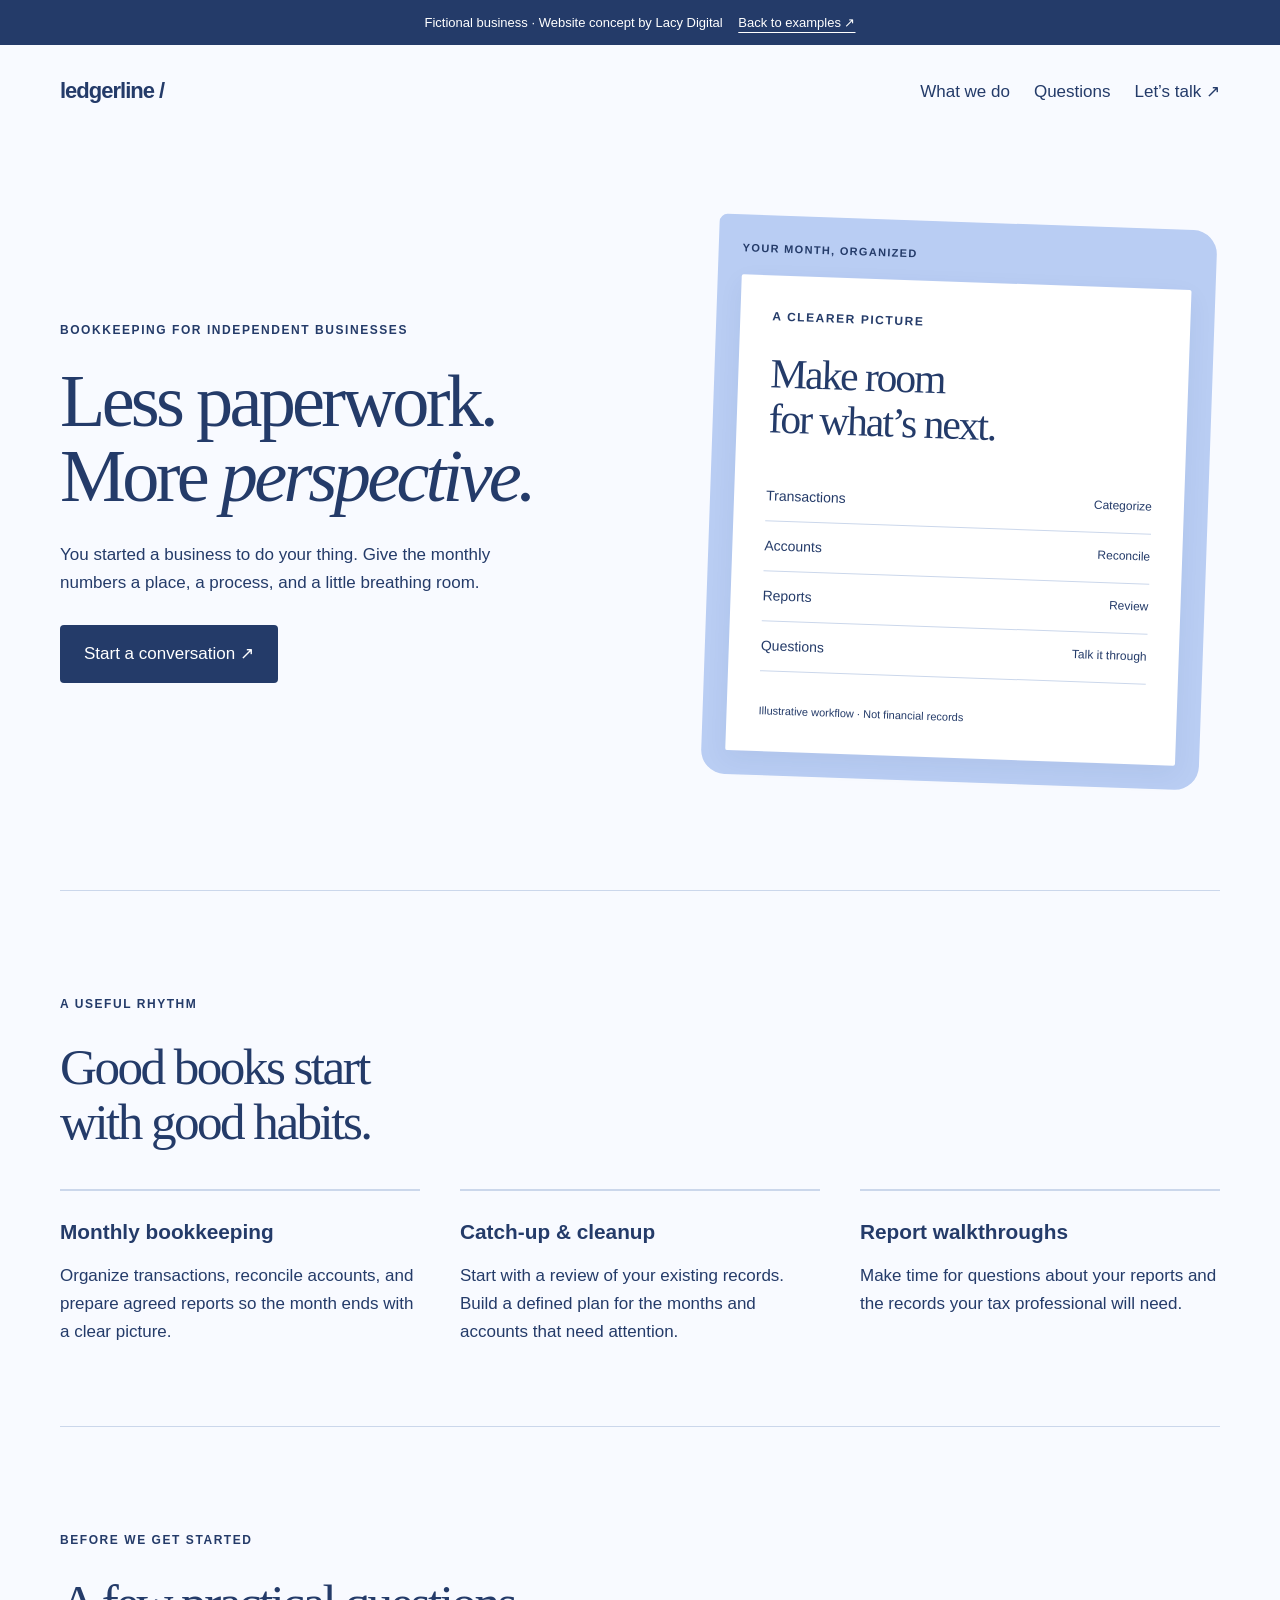
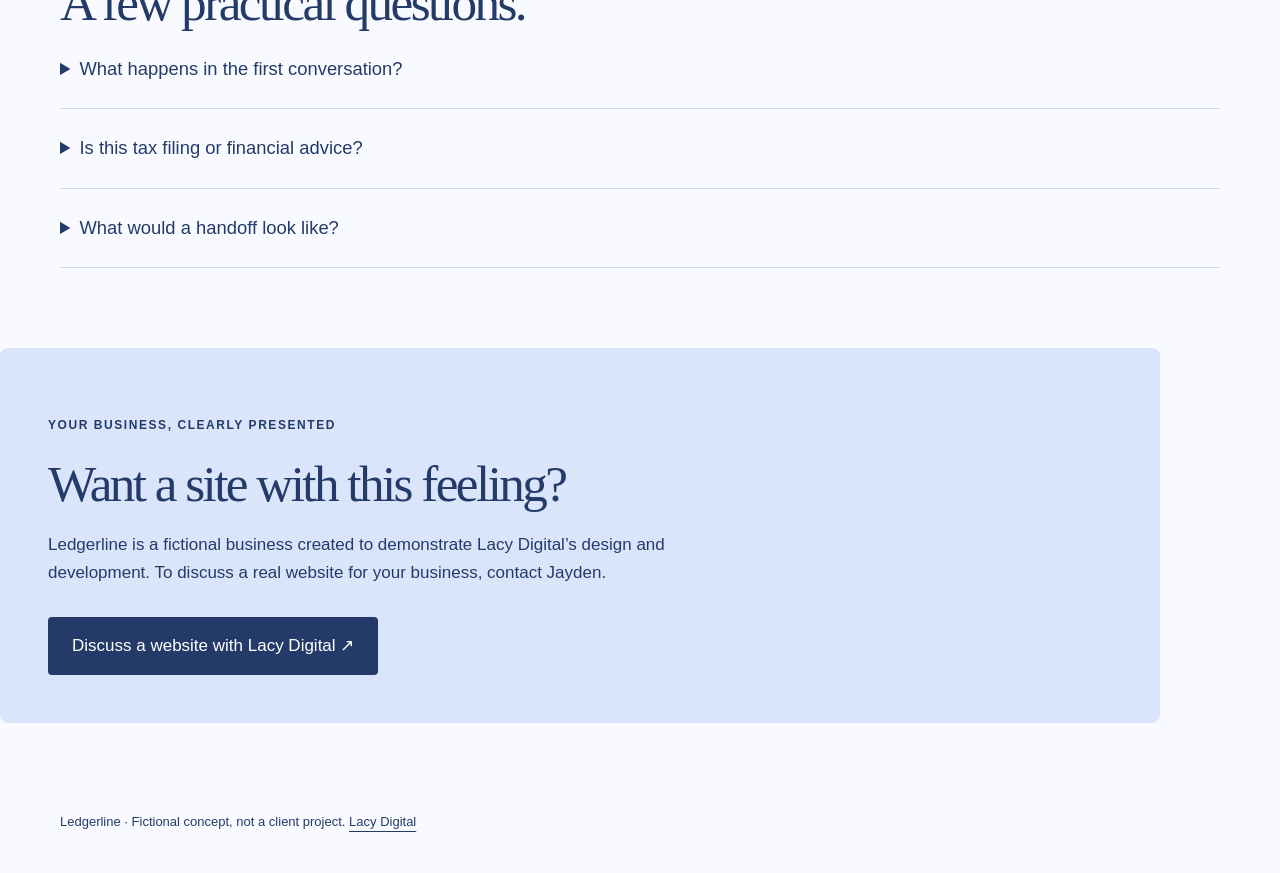
<file: demos/ledgerline.html>
<!doctype html>
<html lang="en">
  <head>
    <meta charset="utf-8" />
    <meta name="viewport" content="width=device-width,initial-scale=1" />
    <meta name="robots" content="noindex" />
    <title>Ledgerline — Lacy Digital concept</title>
    <meta
      name="description"
      content="A fictional website concept designed by Lacy Digital. Not a real business."
    />
    <link rel="stylesheet" href="demo.css" />
    <style>
      :root {
        --paper: #f8faff;
        --ink: #243b69;
        --line: #cbd7eb;
        --panel: #dae5fb;
      }
      h1,
      h2 {
        font-family: Georgia, serif;
        letter-spacing: -0.05em;
      }
      h1 {
        font-size: clamp(3.4rem, 5.8vw, 5.6rem);
      }
      h1 em {
        font-weight: normal;
      }
      .folder {
        background: #b9cdf3;
        border-radius: 8px 24px 24px 24px;
        padding: 24px;
        transform: rotate(2deg);
        margin: 12px;
      }
      .tab {
        font-size: 11px;
        letter-spacing: 0.12em;
        font-weight: bold;
        margin-bottom: 18px;
      }
      .paper {
        background: white;
        padding: 32px;
        box-shadow: 0 8px 24px #243b6910;
        border-radius: 2px;
      }
      .paper h2 {
        font-size: 2.6rem;
      }
      .paper ul {
        list-style: none;
        padding: 0;
        margin: 30px 0;
      }
      .paper li {
        display: flex;
        justify-content: space-between;
        gap: 16px;
        padding: 13px 0;
        border-bottom: 1px solid var(--line);
        font-size: 14px;
      }
      .paper li strong {
        font-size: 12px;
        font-weight: normal;
      }
      .caption {
        font-size: 11px;
      }
      .hero p.caption {
        margin: 0;
      }
      @media (max-width: 760px) {
        .folder {
          margin: 8px;
        }
        .paper {
          padding: 24px;
        }
        .paper h2 {
          font-size: 2.4rem;
        }
      }
    </style>
  </head>
  <body>
    <a class="skip" href="#main">Skip to content</a>
    <div class="demo">
      Fictional business · Website concept by Lacy Digital
      <a href="../examples.html">Back to examples ↗</a>
    </div>
    <header class="wrap">
      <nav aria-label="Main navigation">
        <a class="brand" href="#">ledgerline /</a>
        <div class="links">
          <a href="#services">What we do</a><a href="#questions">Questions</a
          ><a href="#contact">Let’s talk ↗</a>
        </div>
      </nav>
    </header>
    <main id="main">
      <section class="hero wrap">
        <div>
          <p class="eyebrow">Bookkeeping for independent businesses</p>
          <h1>Less paperwork.<br />More <em>perspective.</em></h1>
          <p>
            You started a business to do your thing. Give the monthly numbers a
            place, a process, and a little breathing room.
          </p>
          <a class="cta" href="#contact">Start a conversation ↗</a>
        </div>
        <aside
          class="folder"
          aria-label="Illustrative monthly bookkeeping checklist"
        >
          <div class="tab">YOUR MONTH, ORGANIZED</div>
          <div class="paper">
            <p class="eyebrow">A clearer picture</p>
            <h2>Make room<br />for what’s next.</h2>
            <ul>
              <li><span>Transactions</span><strong>Categorize</strong></li>
              <li><span>Accounts</span><strong>Reconcile</strong></li>
              <li><span>Reports</span><strong>Review</strong></li>
              <li><span>Questions</span><strong>Talk it through</strong></li>
            </ul>
            <p class="caption">Illustrative workflow · Not financial records</p>
          </div>
        </aside>
      </section>
      <section class="section wrap" id="services">
        <p class="eyebrow">A useful rhythm</p>
        <h2>Good books start<br />with good habits.</h2>
        <div class="columns">
          <article>
            <h3>Monthly bookkeeping</h3>
            <p>
              Organize transactions, reconcile accounts, and prepare agreed
              reports so the month ends with a clear picture.
            </p>
          </article>
          <article>
            <h3>Catch-up &amp; cleanup</h3>
            <p>
              Start with a review of your existing records. Build a defined plan
              for the months and accounts that need attention.
            </p>
          </article>
          <article>
            <h3>Report walkthroughs</h3>
            <p>
              Make time for questions about your reports and the records your
              tax professional will need.
            </p>
          </article>
        </div>
      </section>
      <section class="section wrap" id="questions">
        <p class="eyebrow">Before we get started</p>
        <h2>A few practical questions.</h2>
        <details>
          <summary>What happens in the first conversation?</summary>
          <p>
            Discuss your business, current software, account volume, and the
            months you need help with. Those details shape a written scope
            before work begins.
          </p>
        </details>
        <details>
          <summary>Is this tax filing or financial advice?</summary>
          <p>
            This concept describes bookkeeping services only. Tax filing, legal
            advice, and investment advice are not included.
          </p>
        </details>
        <details>
          <summary>What would a handoff look like?</summary>
          <p>
            Agree on the records, access, reporting schedule, and
            responsibilities in advance. Secure access should be arranged
            separately, never through a public inquiry form.
          </p>
        </details>
      </section>
      <section class="contact wrap" id="contact">
        <p class="eyebrow">Your business, clearly presented</p>
        <h2>Want a site with this feeling?</h2>
        <p>
          Ledgerline is a fictional business created to demonstrate Lacy
          Digital’s design and development. To discuss a real website for your
          business, contact Jayden.
        </p>
        <a class="cta" href="../contact.html?category=new&amp;package=business"
          >Discuss a website with Lacy Digital ↗</a
        >
      </section>
    </main>
    <footer class="wrap">
      Ledgerline · Fictional concept, not a client project.
      <a href="../examples.html">Lacy Digital</a>
    </footer>
  </body>
</html>
</file>
<file: styles.css>
@charset "UTF-8";
:root {
  --blue: #214bf2;
  --ink: #18202b;
  --muted: #5b6573;
  --line: #dce1ea;
  --pale: #f3f6fc;
  --white: #fff;
  --radius: 18px;
  --font: Arial, Helvetica, sans-serif;
}
* {
  box-sizing: border-box;
}
html {
  scroll-behavior: smooth;
  scroll-padding-top: 35px;
}
body {
  margin: 0;
  color: var(--ink);
  background: var(--white);
  font: 16px/1.6 var(--font);
  -webkit-font-smoothing: antialiased;
}
a {
  color: inherit;
  text-decoration: none;
}
button,
a,
summary {
  -webkit-tap-highlight-color: transparent;
}
a:focus-visible,
summary:focus-visible {
  outline: 3px solid var(--blue);
  outline-offset: 6px;
}
::selection {
  background: #cbd6ff;
}
h1,
h2,
h3,
p {
  margin: 0;
}
h1,
h2,
h3 {
  line-height: 1.08;
  letter-spacing: -0.045em;
}
h2 {
  font-size: clamp(2.25rem, 4vw, 3.65rem);
  font-weight: 600;
}
h3 {
  font-size: 1.4rem;
  letter-spacing: -0.035em;
}
p {
  color: var(--muted);
}
[hidden] {
  display: none !important;
}
.wrap {
  width: min(1240px, calc(100% - 96px));
  margin-inline: auto;
}
.skip-link {
  position: absolute;
  left: 20px;
  top: -100px;
  padding: 12px;
  background: var(--ink);
  color: white;
  z-index: 10;
}
.skip-link:focus {
  top: 10px;
}
.site-header {
  height: 110px;
  display: flex;
  align-items: center;
  justify-content: space-between;
  gap: 30px;
}
.brand {
  display: inline-flex;
  align-items: center;
  font-size: 1.65rem;
  line-height: 1;
  font-weight: 750;
  letter-spacing: -0.065em;
}
.brand-light {
  font-weight: 400;
}
.brand-period {
  color: var(--blue);
}
.brand-icon {
  position: relative;
  display: inline-flex;
  align-items: center;
  justify-content: center;
  margin-right: 12px;
  background: var(--blue);
  color: white;
  border-radius: 10px;
  width: 36px;
  height: 36px;
  font-size: 31px;
  line-height: 1;
  font-weight: 800;
  padding-bottom: 5px;
}
.brand-icon span {
  position: absolute;
  font-size: 19px;
  right: 3px;
  top: 1px;
}
.site-header nav {
  display: flex;
  gap: 34px;
  font-size: 0.9rem;
}
.site-header nav a:hover,
.text-link:hover {
  color: var(--blue);
}
.button {
  display: inline-flex;
  justify-content: center;
  align-items: center;
  gap: 26px;
  padding: 16px 23px;
  border-radius: 8px;
  font-size: 0.95rem;
  line-height: 1.5;
  font-weight: 600;
  transition:
    background 0.18s,
    transform 0.18s;
}
.button:hover {
  transform: translateY(-2px);
}
.button span {
  font-size: 1.25rem;
  line-height: 1;
}
.button-small {
  padding: 11px 18px;
  font-size: 0.875rem;
}
.button-dark {
  background: var(--ink);
  color: white;
}
.button-dark:hover {
  background: #344154;
}
.button-blue {
  background: var(--blue);
  color: white;
}
.button-blue:hover {
  background: #173bc9;
}
.button-white {
  background: white;
  color: var(--blue);
}
.button-white:hover {
  background: #ecf0ff;
}
.hero {
  display: grid;
  grid-template-columns: 1.13fr 1fr;
  gap: 55px;
  padding-top: 57px;
  padding-bottom: 87px;
  align-items: center;
}
.eyebrow {
  font-size: 0.73rem;
  letter-spacing: 0.115em;
  font-weight: 700;
  color: var(--blue);
  line-height: 1.5;
}
.hero .eyebrow {
  font-size: 0.8rem;
  letter-spacing: 0.02em;
  display: flex;
  align-items: center;
  gap: 8px;
}
.tiny-mark {
  font-size: 1.25rem;
}
.hero h1 {
  font-size: clamp(3.6rem, 5.7vw, 5.2rem);
  line-height: 1.02;
  font-weight: 600;
  letter-spacing: -0.06em;
  margin: 28px 0;
}
.hero h1 > span {
  color: var(--blue);
}
.hero-description {
  font-size: 1.3rem;
  line-height: 1.5;
  color: var(--ink);
  letter-spacing: -0.025em;
}
.hero-detail {
  max-width: 420px;
  margin-top: 16px;
  font-size: 1rem;
  line-height: 1.7;
}
.hero-actions {
  display: flex;
  align-items: center;
  flex-wrap: wrap;
  gap: 22px;
  margin-top: 31px;
}
.text-link {
  font-size: 0.85rem;
  display: inline-flex;
  gap: 12px;
  align-items: center;
}
.studio-canvas {
  background: var(--blue);
  border-radius: 24px;
  min-height: 470px;
  padding: 25px 27px 18px;
  position: relative;
  overflow: hidden;
  color: white;
  transform: rotate(1.5deg);
}
.canvas-label {
  display: flex;
  align-items: center;
  justify-content: space-between;
  font-size: 0.64rem;
  font-weight: 600;
  letter-spacing: 0.17em;
  margin-bottom: 29px;
}
.canvas-label > span:last-child {
  font-size: 1.25rem;
}
.browser-card {
  background: white;
  border: 1px solid #ffffff6b;
  border-radius: 9px;
  overflow: hidden;
  box-shadow: 0 24px 35px #0c207859;
  transform: rotate(-4deg);
  color: var(--ink);
}
.browser-bar {
  background: #fafafa;
  display: flex;
  align-items: center;
  justify-content: space-between;
  padding: 10px 12px;
  font-size: 0.58rem;
  color: #6b7078;
  border-bottom: 1px solid #ebebeb;
}
.window-dots {
  display: flex;
  gap: 4px;
}
.window-dots i {
  display: block;
  background: #cbd0d3;
  width: 5px;
  height: 5px;
  border-radius: 50%;
}
.concept-site {
  background: #f1f2db;
  padding: 21px 25px 0;
  color: #294d3c;
}
.concept-nav {
  display: flex;
  justify-content: space-between;
  align-items: center;
}
.concept-nav strong {
  font-size: 1.2rem;
  font-family: Georgia, serif;
  letter-spacing: -0.05em;
}
.concept-nav > span {
  font-size: 0.47rem;
  letter-spacing: 0.1em;
}
.concept-hero {
  padding: 25px 0 26px;
}
.concept-hero p {
  color: #476b4e;
  font-size: 0.49rem;
  letter-spacing: 0.14em;
}
.concept-hero h2 {
  font-size: clamp(2rem, 3.4vw, 3.2rem);
  font-family: Georgia, serif;
  font-weight: 400;
  letter-spacing: -0.06em;
  line-height: 1.02;
  margin: 12px 0 19px;
}
.concept-hero em {
  font-weight: 400;
}
.concept-pill {
  display: inline-flex;
  gap: 20px;
  padding: 8px 11px;
  border-radius: 4px;
  color: white;
  background: #315d43;
  font-size: 0.55rem;
}
.concept-bottom {
  display: flex;
  gap: 15px;
  justify-content: space-between;
  border-top: 1px solid #315d4333;
  padding: 13px 0;
  font-size: 0.52rem;
}
.canvas-caption {
  margin-top: 30px;
  display: flex;
  align-items: center;
  justify-content: space-between;
  font-size: 0.79rem;
  line-height: 1.5;
  letter-spacing: -0.015em;
}
.canvas-star {
  font-size: 3.5rem;
  line-height: 1;
}
.concept-disclaimer {
  font-size: 0.625rem;
  color: #dfe5ff;
  margin-top: 15px;
}
.principles-band {
  border-block: 1px solid var(--line);
}
.principles {
  display: flex;
  align-items: center;
  justify-content: space-between;
  gap: 20px;
  min-height: 83px;
  font-size: 0.88rem;
  font-weight: 500;
}
.separator {
  font-size: 1.5rem;
  color: var(--blue);
}
.section {
  padding-block: 104px;
}
.section-heading {
  display: grid;
  grid-template-columns: 1fr 1fr;
  gap: 20px 80px;
  align-items: end;
}
.section-heading .eyebrow {
  grid-column: 1/-1;
}
.section-heading > p:last-child {
  max-width: 435px;
  justify-self: end;
  font-size: 1.05rem;
  line-height: 1.7;
  padding-bottom: 4px;
}
.services-grid {
  display: grid;
  grid-template-columns: repeat(3, 1fr);
  gap: 28px;
  margin-top: 50px;
}
.service {
  padding: 29px 28px 28px;
  background: var(--pale);
  border-radius: var(--radius);
}
.service-icon {
  color: var(--blue);
  font-size: 2rem;
  margin-bottom: 35px;
  line-height: 1;
}
.service h3 {
  margin-bottom: 15px;
}
.service p {
  font-size: 0.97rem;
  line-height: 1.75;
}
.service-note {
  display: block;
  border-top: 1px solid var(--line);
  margin-top: 25px;
  padding-top: 17px;
  font-size: 0.74rem;
  color: #495469;
}
.approach {
  background: #f8f9fc;
}
.approach-layout {
  display: grid;
  grid-template-columns: 1fr 1fr;
  gap: 105px;
  align-items: center;
}
.approach-intro h2 {
  font-size: clamp(2.2rem, 3.5vw, 3.1rem);
  margin: 22px 0;
}
.approach-intro h2 > span {
  color: #7c8798;
}
.approach-intro > p:not(.eyebrow) {
  font-size: 1rem;
  line-height: 1.8;
  margin-top: 15px;
}
.signature {
  font-size: 1.25rem;
  font-weight: 600;
  letter-spacing: -0.035em;
  margin-top: 28px;
}
.signature span {
  display: block;
  font-size: 0.75rem;
  font-weight: 400;
  letter-spacing: 0;
  color: var(--muted);
  margin-top: 3px;
}
.steps {
  list-style: none;
  margin: 0;
  padding: 0;
}
.steps li {
  display: flex;
  gap: 23px;
  padding: 30px 0;
  border-bottom: 1px solid var(--line);
}
.steps li:first-child {
  padding-top: 0;
}
.steps li:last-child {
  border-bottom: 0;
  padding-bottom: 0;
}
.step-number {
  font-size: 0.8rem;
  color: var(--blue);
  padding-top: 4px;
  font-weight: 600;
}
.steps h3 {
  font-size: 1.35rem;
  line-height: 1.3;
  margin-bottom: 10px;
}
.steps p {
  font-size: 0.94rem;
  line-height: 1.75;
}
.pricing-layout {
  display: grid;
  grid-template-columns: 1fr 1fr;
  gap: 105px;
  align-items: center;
}
.pricing-intro h2 {
  margin: 23px 0;
}
.pricing-intro > p:not(.eyebrow) {
  max-width: 400px;
  font-size: 1.05rem;
  line-height: 1.8;
}
.pricing-intro .pricing-footnote {
  font-size: 0.83rem !important;
  margin-top: 29px;
  line-height: 1.65 !important;
}
.price-card {
  border: 1px solid #b8c8fd;
  border-radius: var(--radius);
  padding: 32px;
  background: linear-gradient(150deg, #f1f5ff, white 60%);
  box-shadow: 0 10px 35px #14295208;
}
.price-card-top h3 {
  font-size: 1.22rem;
}
.price-card-top > span {
  display: inline-block;
  color: var(--blue);
  font-size: 0.65rem;
  letter-spacing: 0.1em;
  font-weight: 700;
  margin-top: 12px;
}
.price {
  font-size: 3.75rem;
  letter-spacing: -0.07em;
  line-height: 1.2;
  color: var(--ink);
  font-weight: 600;
  margin: 19px 0 5px;
}
.price > span {
  font-size: 0.9rem;
  letter-spacing: 0;
  font-weight: 400;
  color: var(--muted);
}
.price-subtitle {
  font-size: 0.9rem;
}
.included {
  list-style: none;
  padding: 18px 0;
  margin: 0;
}
.included li {
  display: flex;
  gap: 11px;
  font-size: 0.86rem;
  padding: 6px 0;
  line-height: 1.6;
}
.included li:before {
  content: "✓";
  color: var(--blue);
  font-weight: bold;
}
.price-card .button {
  display: flex;
}
.payment-note {
  font-size: 0.73rem;
  text-align: center;
  margin-top: 13px;
}
.faq-layout {
  padding-top: 0;
  display: grid;
  grid-template-columns: 1fr 1fr;
  gap: 105px;
}
.faq-layout h2 {
  font-size: 2.45rem;
  margin-top: 22px;
}
.faqs details {
  border-bottom: 1px solid var(--line);
}
.faqs details:first-child {
  border-top: 1px solid var(--line);
}
.faqs summary {
  list-style: none;
  cursor: pointer;
  display: flex;
  align-items: center;
  justify-content: space-between;
  gap: 15px;
  padding: 22px 0;
  font-size: 0.94rem;
  font-weight: 500;
  line-height: 1.5;
}
.faqs summary::-webkit-details-marker {
  display: none;
}
.faqs summary > span {
  font-size: 1.3rem;
  color: var(--blue);
  transition: transform 0.15s;
}
.faqs details[open] summary > span {
  transform: rotate(45deg);
}
.faqs details p {
  padding: 0 25px 23px 0;
  font-size: 0.91rem;
  line-height: 1.75;
}
.contact-section {
  background: var(--blue);
  padding: 74px 0 80px;
  color: white;
}
.contact-layout {
  display: flex;
  justify-content: space-between;
  align-items: center;
  gap: 50px;
}
.contact-section .eyebrow {
  color: #d7e0ff;
}
.contact-section h2 {
  font-size: clamp(2.5rem, 4.7vw, 4.2rem);
  margin: 21px 0;
}
.contact-section p {
  color: #e0e6ff;
  font-size: 0.95rem;
}
.contact-action {
  display: flex;
  flex-direction: column;
  align-items: center;
  gap: 15px;
  min-width: 240px;
}
.email-label {
  font-size: 0.83rem;
  color: #e0e6ff;
  overflow-wrap: anywhere;
}
.footer {
  display: flex;
  gap: 25px;
  justify-content: space-between;
  align-items: center;
  padding-block: 34px;
}
.footer .brand {
  font-size: 1.4rem;
}
.footer p,
.footer > span {
  font-size: 0.73rem;
  color: var(--muted);
}
@media (min-width: 1450px) {
  .hero {
    gap: 80px;
  }
  .studio-canvas {
    min-height: 490px;
  }
  .concept-hero {
    padding-block: 32px;
  }
}
@media (max-width: 1050px) {
  .wrap {
    width: calc(100% - 64px);
  }
  .hero {
    gap: 35px;
    padding-top: 40px;
  }
  .hero h1 {
    font-size: 4rem;
  }
  .hero-actions {
    gap: 15px;
  }
  .studio-canvas {
    padding: 22px;
    min-height: 425px;
  }
  .concept-site {
    padding: 18px 18px 0;
  }
  .concept-nav > span {
    display: none;
  }
  .canvas-caption {
    margin-top: 28px;
  }
  .approach-layout,
  .pricing-layout,
  .faq-layout {
    gap: 55px;
  }
  .services-grid {
    gap: 18px;
  }
  .service {
    padding: 25px 22px;
  }
  .principles {
    font-size: 0.78rem;
    gap: 12px;
  }
  .section {
    padding-block: 80px;
  }
  .faq-layout {
    padding-top: 0;
  }
  .section-heading {
    gap: 20px 50px;
  }
  .footer p {
    display: none;
  }
}
@media (max-width: 760px) {
  .wrap {
    width: calc(100% - 40px);
  }
  .site-header {
    height: 87px;
    gap: 15px;
  }
  .site-header nav {
    display: none;
  }
  .site-header .brand {
    font-size: 1.4rem;
  }
  .brand-icon {
    height: 31px;
    width: 31px;
    margin-right: 8px;
    font-size: 26px;
  }
  .brand-icon span {
    font-size: 16px;
  }
  .site-header .button {
    padding: 10px 13px;
  }
  .hero {
    grid-template-columns: 1fr;
    padding-top: 37px;
    padding-bottom: 50px;
    gap: 47px;
  }
  .hero h1 {
    font-size: clamp(3.25rem, 10.5vw, 4.8rem);
    margin: 22px 0;
  }
  .hero-description {
    font-size: 1.2rem;
  }
  .hero-detail {
    max-width: 460px;
  }
  .hero-actions {
    gap: 20px;
    margin-top: 25px;
  }
  .studio-canvas {
    width: min(100% - 8px, 500px);
    justify-self: center;
    min-height: 0;
    padding: 23px 25px 17px;
    transform: rotate(1deg);
  }
  .canvas-label {
    margin-bottom: 24px;
  }
  .concept-nav > span {
    display: block;
  }
  .concept-site {
    padding: 21px 25px 0;
  }
  .concept-hero {
    padding-block: 25px;
  }
  .concept-hero h2 {
    font-size: 3rem;
  }
  .canvas-caption {
    margin-top: 27px;
  }
  .concept-bottom {
    font-size: 0.54rem;
  }
  .principles {
    display: grid;
    grid-template-columns: 1fr 1fr;
    padding-block: 23px;
    gap: 12px 15px;
    font-size: 0.76rem;
  }
  .separator {
    display: none;
  }
  .principles > span:not(.separator):before {
    content: "✳";
    color: var(--blue);
    margin-right: 7px;
  }
  .section {
    padding-block: 64px;
  }
  .section-heading {
    display: block;
  }
  .section-heading h2 {
    margin: 20px 0;
  }
  .section-heading > p:last-child {
    max-width: 100%;
    font-size: 1rem;
  }
  .services-grid {
    grid-template-columns: 1fr;
    gap: 16px;
    margin-top: 30px;
  }
  .service {
    padding: 25px;
  }
  .service-icon {
    margin-bottom: 22px;
  }
  .service-note {
    margin-top: 20px;
  }
  .approach-layout,
  .pricing-layout,
  .faq-layout {
    grid-template-columns: 1fr;
    gap: 37px;
  }
  .approach-intro h2 {
    font-size: 2.5rem;
  }
  .steps li {
    padding: 25px 0;
  }
  .pricing-intro > p:not(.eyebrow) {
    max-width: 100%;
    font-size: 1rem;
  }
  .price-card {
    padding: 27px;
  }
  .faq-layout {
    padding-top: 0;
  }
  .faq-layout h2 {
    font-size: 2.4rem;
  }
  .contact-section {
    padding: 55px 0;
  }
  .contact-layout {
    display: block;
  }
  .contact-section h2 {
    font-size: 2.8rem;
  }
  .contact-action {
    margin-top: 30px;
    align-items: flex-start;
  }
  .footer {
    padding-block: 27px;
  }
  .footer > span {
    font-size: 0.68rem;
  }
}
@media (prefers-reduced-motion: reduce) {
  html {
    scroll-behavior: auto;
  }
  *,
  *:before,
  *:after {
    transition: none !important;
  }
  .button:hover {
    transform: none;
  }
}

/* Shared page structure and navigation. */
body {
  min-height: 100vh;
  display: flex;
  flex-direction: column;
}
main {
  flex: 1;
}
.site-header {
  border-bottom: 1px solid var(--line);
}
.site-header nav {
  gap: 25px;
}
.site-header nav a[aria-current="page"] {
  color: var(--blue);
  text-decoration: underline;
  text-underline-offset: 8px;
  text-decoration-thickness: 2px;
}
.section h1 {
  font-size: clamp(2.5rem, 4.5vw, 4rem);
  font-weight: 600;
}
.section-heading h1 {
  grid-column: 1;
}
.approach-intro h1,
.pricing-intro h1 {
  margin: 22px 0;
}
.approach-intro h1 span {
  color: #7c8798;
}
.page-next {
  display: flex;
  justify-content: space-between;
  align-items: center;
  gap: 24px;
  padding-block: 32px 72px;
}
.home-links {
  display: grid;
  grid-template-columns: repeat(3, 1fr);
  gap: 28px;
  padding-bottom: 52px;
}
.home-links > a {
  border-top: 1px solid var(--line);
  padding-top: 22px;
}
.home-links > a > span {
  color: var(--muted);
  font-size: 0.85rem;
}
.home-links strong {
  display: flex;
  justify-content: space-between;
  gap: 15px;
  font-size: 1rem;
  font-weight: 500;
  margin-top: 7px;
}
.home-links a:hover strong {
  color: var(--blue);
}
.contact-section h1 {
  font-size: clamp(2.5rem, 4.7vw, 4.2rem);
  margin: 21px 0;
}
.page-contact .contact-section {
  margin-top: 35px;
}
.inquiry-guide {
  display: grid;
  grid-template-columns: 1fr 1fr;
  gap: 70px;
}
.inquiry-guide h2 {
  font-size: 2.5rem;
  margin-top: 22px;
}
.inquiry-guide ul {
  padding-left: 20px;
  color: var(--muted);
}
.inquiry-guide li {
  margin-block: 10px;
}
.footer {
  border-top: 1px solid var(--line);
}
@media (max-width: 760px) {
  .site-header {
    height: auto;
    padding-block: 22px 18px;
    flex-wrap: wrap;
  }
  .site-header nav {
    display: flex;
    order: 3;
    width: 100%;
    justify-content: space-between;
    gap: 10px;
    padding-top: 14px;
    font-size: 0.85rem;
  }
  .section-heading h1 {
    margin: 20px 0;
  }
  .page-next {
    flex-direction: column;
    align-items: flex-start;
    padding-block: 10px 50px;
  }
  .home-links {
    grid-template-columns: 1fr;
    gap: 24px;
  }
  .inquiry-guide {
    grid-template-columns: 1fr;
    gap: 28px;
  }
  .page-contact .contact-section {
    margin-top: 20px;
  }
  .page-about .approach {
    margin-top: 20px;
  }
}

/* Overview sections link into fuller service and project information. */
.detail-link {
  display: flex;
  align-items: center;
  justify-content: space-between;
  gap: 12px;
  color: var(--blue);
  font-weight: 600;
}
.detail-link:hover {
  text-decoration: underline;
  text-underline-offset: 4px;
}
.section-detail-link {
  color: var(--blue);
  margin-top: 25px;
}
.detail-section {
  display: grid;
  grid-template-columns: 1fr 1fr;
  gap: 90px;
  padding-block: 75px;
  border-top: 1px solid var(--line);
}
.detail-section h2 {
  font-size: clamp(2.2rem, 3.6vw, 3.2rem);
  margin: 20px 0;
}
.detail-section p {
  line-height: 1.8;
}
.detail-content h3 {
  font-size: 1.2rem;
  margin-bottom: 12px;
}
.detail-content > p {
  margin-bottom: 30px;
}
.detail-content > p:last-child {
  margin-bottom: 0;
}
.detail-deliverables {
  padding: 25px;
  border-radius: 12px;
  background: var(--pale);
}
.detail-deliverables ul {
  padding-left: 20px;
  margin-bottom: 0;
  color: var(--muted);
}
.detail-deliverables li {
  margin-top: 9px;
}
.detail-deliverables p + p {
  margin-top: 15px;
}
@media (max-width: 760px) {
  .detail-section {
    grid-template-columns: 1fr;
    gap: 30px;
    padding-block: 50px;
  }
  .detail-deliverables {
    padding: 22px;
  }
}

.about-hero {
  display: grid;
  grid-template-columns: 1.1fr 1fr;
  gap: 85px;
  padding-block: 85px;
  align-items: center;
}
.about-hero h1 {
  font-size: clamp(3rem, 5vw, 4.75rem);
  margin: 25px 0;
  font-weight: 600;
}
.about-hero h1 span {
  color: var(--blue);
}
.about-hero .about-lead {
  font-size: 1.25rem;
  color: var(--ink);
  margin-bottom: 18px;
}
.about-hero .button {
  margin-top: 28px;
}
.studio-note {
  background: var(--pale);
  border-radius: 20px;
  padding: 38px;
  border-top: 5px solid var(--blue);
}
.studio-note h2 {
  font-size: 2.4rem;
  margin: 24px 0;
}
.studio-note p + p {
  margin-top: 18px;
}
.about-values {
  background: var(--ink);
  color: white;
  padding-block: 65px;
}
.about-values .eyebrow {
  color: #abbcff;
}
.values-grid {
  display: grid;
  grid-template-columns: repeat(3, 1fr);
  gap: 40px;
  margin-top: 32px;
}
.values-grid h2 {
  font-size: 1.5rem;
  letter-spacing: -0.03em;
  margin-bottom: 18px;
}
.values-grid p {
  color: #d0d7e3;
}
.project-stages {
  padding: 0;
  margin: 0;
  list-style: none;
  counter-reset: stage;
}
.project-stages li {
  counter-increment: stage;
  border-bottom: 1px solid var(--line);
  padding: 0 0 25px 36px;
  margin-bottom: 25px;
  position: relative;
}
.project-stages li:before {
  content: counter(stage, decimal-leading-zero);
  position: absolute;
  left: 0;
  top: 0;
  color: var(--blue);
  font-size: 0.8rem;
}
.project-stages h3 {
  font-size: 1.2rem;
  margin-bottom: 12px;
}
.project-stages span {
  display: block;
  margin-top: 15px;
  font-size: 0.875rem;
  color: var(--blue);
}
.service-example {
  margin: 35px 0;
  padding: 28px;
  border-left: 3px solid var(--blue);
  background: var(--pale);
}
.service-example h3 {
  margin-top: 15px;
}
.service-example p + p {
  margin-top: 15px;
}
.service-checklist {
  color: var(--muted);
  padding-left: 20px;
  margin-bottom: 30px;
}
.service-checklist li {
  margin-bottom: 12px;
}
.detail-deliverables + .service-example {
  margin-top: 30px;
}
@media (max-width: 760px) {
  .about-hero {
    grid-template-columns: 1fr;
    gap: 35px;
    padding-block: 45px;
  }
  .studio-note {
    padding: 27px;
  }
  .studio-note h2 {
    font-size: 2rem;
  }
  .values-grid {
    grid-template-columns: 1fr;
    gap: 30px;
  }
  .about-values {
    padding-block: 45px;
  }
  .service-example {
    padding: 22px;
  }
}

/* Compact package comparison and personal profile. */
.tier-intro > h1 {
  margin: 22px 0;
}
.tier-intro > p:not(.eyebrow) {
  max-width: 620px;
}
.tier-grid {
  display: grid;
  grid-template-columns: repeat(3, 1fr);
  gap: 22px;
  margin-top: 42px;
}
.tier {
  display: flex;
  flex-direction: column;
  padding: 30px;
  border: 1px solid var(--line);
  border-radius: 16px;
}
.tier-featured {
  border-color: var(--blue);
  background: #f5f7ff;
}
.tier h2 {
  font-size: 1.65rem;
  margin: 20px 0 15px;
  letter-spacing: -0.04em;
}
.tier-price {
  font-size: 1.85rem;
  color: var(--ink);
  font-weight: 600;
  margin-top: 26px;
  letter-spacing: -0.04em;
}
.tier-price span {
  display: block;
  font-size: 0.8rem;
  color: var(--muted);
  font-weight: 400;
  letter-spacing: 0;
  margin-top: 5px;
}
.tier ul {
  padding-left: 20px;
  margin: 22px 0 28px;
  flex: 1;
  font-size: 0.93rem;
}
.tier li {
  margin-bottom: 10px;
}
.tier .button {
  font-size: 0.875rem;
}
.shared-inclusions {
  padding-block: 30px;
  margin-top: 25px;
}
.shared-inclusions h2 {
  font-size: 1.2rem;
  margin-bottom: 12px;
}
.tier-faq {
  max-width: 800px;
}
.about-simple {
  display: grid;
  grid-template-columns: 1.2fr 1fr;
  gap: 100px;
  align-items: center;
  padding-block: 85px;
}
.about-simple h1 {
  font-size: clamp(3rem, 5vw, 4.6rem);
  margin: 22px 0;
}
.about-simple .about-lead {
  font-size: 1.3rem;
  color: var(--ink);
  margin-bottom: 18px;
}
.about-simple .button {
  margin-top: 28px;
}
.about-connect {
  padding: 30px;
  background: var(--pale);
  border-radius: 16px;
}
.about-connect > a {
  display: flex;
  justify-content: space-between;
  align-items: center;
  gap: 20px;
  padding: 22px 0;
  border-bottom: 1px solid var(--line);
}
.about-connect > a:last-child {
  border: 0;
  padding-bottom: 0;
}
.about-connect small {
  display: block;
  font-size: 0.875rem;
  color: var(--muted);
  margin-top: 4px;
  overflow-wrap: anywhere;
}
.about-connect a:hover {
  color: var(--blue);
}
.about-working {
  padding-block: 35px 75px;
  border-top: 1px solid var(--line);
}
.about-working > h2 {
  font-size: 1.7rem;
  margin-bottom: 30px;
}
.about-working > div {
  display: grid;
  grid-template-columns: repeat(3, 1fr);
  gap: 40px;
}
.about-working h3 {
  font-size: 1.2rem;
  margin-bottom: 12px;
}
.home-tier-links {
  display: grid;
  grid-template-columns: repeat(3, 1fr);
  gap: 25px;
  margin-top: 35px;
}
.home-tier-links a {
  border-top: 1px solid var(--line);
  padding-top: 22px;
  display: grid;
  gap: 8px;
  grid-template-columns: 1fr auto;
}
.home-tier-links a > span:first-child {
  grid-column: 1/-1;
  color: var(--blue);
}
.home-tier-links strong {
  font-size: 1.05rem;
  font-weight: 500;
}
.home-tier-links a:hover strong {
  color: var(--blue);
}
.service-disclosure .detail-content {
  padding-top: 24px;
}
.service-disclosure details p {
  padding: 0;
}
.service-disclosure .detail-content > p {
  margin-bottom: 26px;
}
@media (max-width: 900px) {
  .tier-grid {
    grid-template-columns: 1fr;
  }
  .about-simple {
    gap: 40px;
  }
  .tier {
    padding: 27px;
  }
}
@media (max-width: 760px) {
  .about-simple {
    grid-template-columns: 1fr;
    padding-block: 50px;
  }
  .about-working > div,
  .home-tier-links {
    grid-template-columns: 1fr;
    gap: 25px;
  }
  .about-connect {
    padding: 25px;
  }
  .about-simple h1 {
    font-size: 3rem;
  }
}

.social-label {
  display: flex;
  align-items: center;
  gap: 14px;
  min-width: 0;
}
.social-label img {
  flex-shrink: 0;
}

/* Pricing paths and inquiry preparation. */
.package-heading {
  max-width: 720px;
}
.package-heading h1 {
  margin: 22px 0;
}
.category-switch {
  display: inline-flex;
  gap: 6px;
  padding: 6px;
  margin-top: 35px;
  border: 1px solid var(--line);
  border-radius: 12px;
  background: var(--pale);
}
.category-switch a {
  padding: 12px 22px;
  border-radius: 7px;
  font-size: 0.95rem;
  font-weight: 600;
}
.category-switch [aria-current] {
  color: white;
  background: var(--blue);
}
.category-description {
  margin-top: 18px;
  font-size: 0.93rem;
}
.package-grid {
  margin-top: 28px;
}
.package-grid .tier h2 {
  margin: 0;
  font-size: 1.7rem;
}
.package-grid .tier-price {
  margin-top: 20px;
}
.package-grid .tier-price span {
  margin: 0 0 4px;
}
.package-badge {
  font-size: 0.75rem;
  color: var(--blue);
  margin-top: 10px;
  min-height: 2.5em;
}
.package-summary {
  font-size: 0.95rem;
}
.package-grid .tier ul {
  font-size: 0.9rem;
}
.package-note {
  font-size: 0.84rem;
  margin-bottom: 22px;
}
.package-note summary {
  cursor: pointer;
  font-weight: 600;
  color: var(--blue);
}
.package-note p {
  margin-top: 12px;
}
.package-payment {
  text-align: center;
  margin: 24px 0 0;
  font-size: 0.875rem;
}
.scope-layout {
  display: grid;
  grid-template-columns: 1fr 1.4fr;
  gap: 70px;
  margin-top: 65px;
}
.scope-layout h2 {
  font-size: 2rem;
  margin-bottom: 17px;
}
.package-page .page-next {
  padding-bottom: 0;
}
.pricing-paths {
  grid-template-columns: 1fr 1fr;
}
.service-package-link {
  grid-column: 2;
  color: var(--blue);
}
.inquiry-page {
  display: grid;
  grid-template-columns: 1fr 1.2fr;
  gap: 85px;
  padding-block: 75px;
  align-items: start;
}
.consultation-note {
  margin-top: 36px;
  padding-top: 24px;
  border-top: 1px solid var(--line);
  max-width: 440px;
}
.consultation-note h2 {
  font-size: clamp(22px, 2vw, 28px);
  line-height: 1.2;
  letter-spacing: -0.035em;
  margin: 8px 0 12px;
}
.consultation-note .button { margin: 8px 0 0; }
.consultation-note .booking-caption {
  font-size: 13px;
  line-height: 1.5;
  margin-top: 12px;
}
.inquiry-heading h1 {
  font-size: clamp(2.8rem, 4.5vw, 4rem);
  margin: 22px 0;
}
.direct-contact {
  display: flex;
  flex-direction: column;
  align-items: flex-start;
  gap: 12px;
  margin-top: 30px;
  color: var(--blue);
  overflow-wrap: anywhere;
}
fieldset {
  min-width: 0;
  margin: 0 0 25px;
  padding: 0 0 22px;
  border: 0;
  border-bottom: 1px solid var(--line);
}
legend {
  font-size: 1.15rem;
  font-weight: 600;
  margin-bottom: 20px;
}
.form-row {
  display: grid;
  grid-template-columns: 1fr 1fr;
  gap: 18px;
}
.form-field {
  margin-bottom: 18px;
}
.form-field label,
.email-preview label {
  display: block;
  font-size: 0.9rem;
  font-weight: 500;
  margin-bottom: 7px;
}
.form-field label span {
  color: var(--muted);
  font-weight: 400;
}
input,
select,
textarea {
  display: block;
  width: 100%;
  min-width: 0;
  font: inherit;
  font-size: 1rem;
  line-height: 1.5;
  color: var(--ink);
  background: white;
  border: 1px solid #abb5c5;
  border-radius: 7px;
  padding: 12px;
}
textarea {
  resize: vertical;
}
input:focus-visible,
select:focus-visible,
textarea:focus-visible,
button:focus-visible {
  outline: 3px solid var(--blue);
  outline-offset: 3px;
}
button {
  font-family: inherit;
  border: 0;
  cursor: pointer;
}
.selection-caption,
.form-explanation {
  font-size: 0.875rem;
}
.form-explanation {
  margin-bottom: 20px;
}
.email-preview {
  margin-top: 35px;
  padding: 27px;
  background: var(--pale);
  border-radius: 14px;
}
.email-preview h2 {
  font-size: 1.6rem;
  margin-bottom: 15px;
}
.email-preview p {
  margin-bottom: 20px;
  font-size: 0.93rem;
}
.email-preview label {
  margin-top: 20px;
}
.email-actions {
  display: flex;
  flex-wrap: wrap;
  gap: 12px;
  margin-top: 20px;
}
#copy-status {
  margin: 15px 0 0;
}
.sr-only {
  position: absolute;
  width: 1px;
  height: 1px;
  padding: 0;
  margin: -1px;
  overflow: hidden;
  clip: rect(0, 0, 0, 0);
  white-space: nowrap;
  border: 0;
}
@media (max-width: 1000px) {
  .package-grid {
    gap: 15px;
  }
  .package-grid .tier {
    padding: 22px;
  }
  .inquiry-page {
    gap: 40px;
  }
}
@media (max-width: 760px) {
  .category-switch {
    display: flex;
  }
  .category-switch a {
    flex: 1;
    text-align: center;
    padding: 12px;
    font-size: 0.875rem;
  }
  .scope-layout,
  .inquiry-page,
  .pricing-paths {
    grid-template-columns: 1fr;
    gap: 30px;
  }
  .inquiry-page {
    padding-block: 45px;
  }
  .scope-layout {
    margin-top: 45px;
  }
  .service-package-link {
    grid-column: 1;
  }
  .form-row {
    grid-template-columns: 1fr;
    gap: 0;
  }
  .package-badge {
    min-height: 0;
  }
  .package-badge:empty {
    display: none;
  }
  .email-preview {
    padding: 20px;
  }
}

/* Launch pages use the existing type and spacing system. */
.form-trap {
  position: absolute;
  width: 1px;
  height: 1px;
  overflow: hidden;
  clip-path: inset(50%);
}
.form-explanation a,
.info-page p a,
.footer p a {
  text-decoration: underline;
  text-underline-offset: 3px;
}
#inquiry-form > button {
  margin: 8px 8px 0 0;
}
.info-page {
  max-width: 900px;
  padding-block: 80px;
}
.info-page h1 {
  font-size: clamp(2.8rem, 6vw, 5rem);
  margin: 16px 0 28px;
}
.info-page > p {
  max-width: 720px;
  margin: 20px 0;
  font-size: 1.1rem;
}
.info-page h2 {
  font-size: 1.8rem;
  margin: 42px 0 14px;
}
.info-page .button {
  margin-top: 18px;
}
.work-grid {
  display: grid;
  grid-template-columns: 1fr 1fr;
  gap: 48px;
}
.work-grid h2 {
  font-size: 2rem;
  margin: 12px 0;
}
.work-grid .eyebrow {
  margin-top: 28px;
}
.work-grid .text-link {
  display: inline-block;
  margin-top: 20px;
}
.work-preview {
  min-height: 340px;
  padding: 36px;
  display: flex;
  flex-direction: column;
  justify-content: space-between;
  border-radius: 18px;
}
.work-preview strong {
  font-size: clamp(2rem, 3.5vw, 3.5rem);
  line-height: 1.08;
  letter-spacing: -0.04em;
}
.paint-preview {
  background: #e6e9de;
  color: #244b41;
}
.ledger-preview {
  background: #dae5fb;
  color: #243b69;
}
.ledger-preview strong {
  font-family: Georgia, serif;
  font-weight: normal;
}
.launch-work {
  padding-block: 80px;
  display: grid;
  grid-template-columns: 1fr 1fr;
  gap: 48px;
  border-top: 1px solid var(--line);
}
.launch-work h2 {
  margin-top: 18px;
}
.launch-work .button {
  margin-top: 26px;
}
.site-header nav a {
  padding-block: 10px;
}
@media (max-width: 760px) {
  .work-grid,
  .launch-work {
    grid-template-columns: 1fr;
    gap: 32px;
  }
  .info-page {
    padding-block: 48px;
  }
  .work-preview {
    min-height: 300px;
  }
  .site-header nav {
    flex-wrap: wrap;
    row-gap: 2px;
  }
  .launch-work {
    padding-block: 48px;
  }
}

.payment-note {
  padding-block: 32px 64px;
  max-width: 900px;
}
.payment-note h2 {
  font-size: 1.6rem;
  margin-bottom: 16px;
}
.payment-note p {
  max-width: 720px;
}

.footer p {
  display: block;
}
.footer p a {
  display: inline-block;
  margin-left: 10px;
  padding: 8px 0;
}

/* Two project paths, each a single accessible link. */
.project-paths {
  gap: 24px;
}
.project-path {
  display: flex;
  flex-direction: column;
  align-items: flex-start;
  padding: 40px;
  border: 1px solid var(--line);
  border-radius: 18px;
  background: var(--pale);
}
.project-path:nth-child(2) {
  background: #fff;
}
.project-path .eyebrow {
  margin: 0 0 24px;
}
.project-path h2 {
  font-family: var(--font);
  font-size: clamp(2rem, 3vw, 2.8rem);
  margin: 0 0 20px;
}
.project-path p {
  margin-bottom: 28px;
  max-width: 460px;
}
.path-options {
  margin-top: auto;
  font-size: 0.9rem;
  color: var(--muted);
}
.project-path .text-link {
  margin-top: 24px;
  color: var(--blue);
}
.project-path:hover {
  border-color: var(--blue);
}
@media (max-width: 760px) {
  .project-path {
    padding: 28px;
  }
  .site-header nav {
    column-gap: 18px;
  }
}

.ownership-guide {
  padding-block: 40px 72px;
}
.ownership-guide > h2 {
  font-size: 2.2rem;
  margin-bottom: 32px;
}
.after-grid {
  display: grid;
  grid-template-columns: repeat(3, 1fr);
  gap: 32px;
}
.after-grid h3 {
  margin-bottom: 16px;
}
.ownership-guide > p {
  margin-top: 28px;
}
@media (max-width: 760px) {
  .after-grid {
    grid-template-columns: 1fr;
  }
}
#selected-package {
  margin-bottom: 24px;
}
</file>
<file: demos/demo.css>
* {
  box-sizing: border-box;
}
html {
  scroll-behavior: smooth;
}
body {
  margin: 0;
  background: var(--paper);
  color: var(--ink);
  font:
    17px/1.65 Arial,
    sans-serif;
}
a {
  color: inherit;
  text-underline-offset: 5px;
}
button {
  font: inherit;
}
a:focus-visible,
button:focus-visible,
summary:focus-visible {
  outline: 3px solid var(--ink);
  outline-offset: 5px;
}
.demo {
  padding: 12px 24px;
  background: var(--ink);
  color: white;
  text-align: center;
  font-size: 13px;
}
.demo a {
  margin-left: 12px;
}
.wrap {
  width: min(1160px, calc(100% - 64px));
  margin: auto;
}
nav {
  display: flex;
  justify-content: space-between;
  gap: 24px;
  align-items: center;
  padding: 28px 0;
}
nav .links {
  display: flex;
  gap: 24px;
  flex-wrap: wrap;
}
nav a {
  text-decoration: none;
}
.brand {
  font-size: 22px;
  font-weight: 700;
  letter-spacing: -1px;
}
.hero {
  display: grid;
  grid-template-columns: 1.1fr 1fr;
  gap: 64px;
  align-items: center;
  padding: 72px 0 96px;
}
h1,
h2,
h3,
p {
  margin: 0;
}
h1 {
  font-size: clamp(3.5rem, 6.5vw, 6rem);
  line-height: 1;
  letter-spacing: -0.06em;
  font-weight: 500;
}
h2 {
  font-size: clamp(2.4rem, 4vw, 3.5rem);
  line-height: 1.08;
  letter-spacing: -0.04em;
  font-weight: 500;
}
h3 {
  font-size: 1.3rem;
  margin: 0 0 12px;
}
.eyebrow {
  font-size: 12px;
  letter-spacing: 0.13em;
  font-weight: bold;
  text-transform: uppercase;
  margin-bottom: 24px;
}
.hero p:not(.eyebrow) {
  margin: 28px 0;
  max-width: 470px;
}
.cta {
  display: inline-block;
  padding: 15px 24px;
  background: var(--ink);
  color: white;
  text-decoration: none;
  border-radius: 4px;
}
.section {
  padding: 80px 0;
  border-top: 1px solid var(--line);
}
.section > p {
  max-width: 600px;
  margin: 24px 0;
}
.columns {
  display: grid;
  grid-template-columns: repeat(3, 1fr);
  gap: 40px;
  margin-top: 40px;
}
.columns article {
  border-top: 2px solid var(--line);
  padding-top: 24px;
}
.contact {
  margin: 0 0 64px;
  padding: 48px;
  background: var(--panel);
  border-radius: 8px;
}
.contact p {
  max-width: 640px;
  margin: 20px 0;
}
.contact .cta {
  margin-top: 10px;
}
footer {
  padding: 24px 0 40px;
  font-size: 13px;
}
details {
  padding: 24px 0;
  border-bottom: 1px solid var(--line);
}
summary {
  cursor: pointer;
  font-size: 1.15rem;
}
details p {
  max-width: 750px;
  padding-top: 16px;
}
.skip {
  position: absolute;
  top: -100px;
  background: white;
  color: black;
  padding: 12px;
}
.skip:focus {
  top: 10px;
  z-index: 10;
}
@media (max-width: 760px) {
  .wrap {
    width: calc(100% - 40px);
  }
  nav {
    align-items: flex-start;
    gap: 20px;
  }
  nav .links {
    gap: 12px;
    font-size: 14px;
  }
  .hero {
    grid-template-columns: 1fr;
    padding: 40px 0 56px;
    gap: 36px;
  }
  h1 {
    font-size: 3.65rem;
  }
  .columns {
    grid-template-columns: 1fr;
    gap: 28px;
  }
  .section {
    padding: 48px 0;
  }
  .contact {
    padding: 28px;
  }
  .demo {
    font-size: 12px;
  }
  .brand {
    font-size: 19px;
  }
}
@media (prefers-reduced-motion: reduce) {
  html {
    scroll-behavior: auto;
  }
  * {
    transition: none !important;
  }
}
@media (max-width: 600px) {
  nav {
    flex-direction: column;
    gap: 10px;
  }
  .brand {
    white-space: nowrap;
  }
  nav .links a {
    min-height: 44px;
    display: inline-flex;
    align-items: center;
  }
}
</file>
